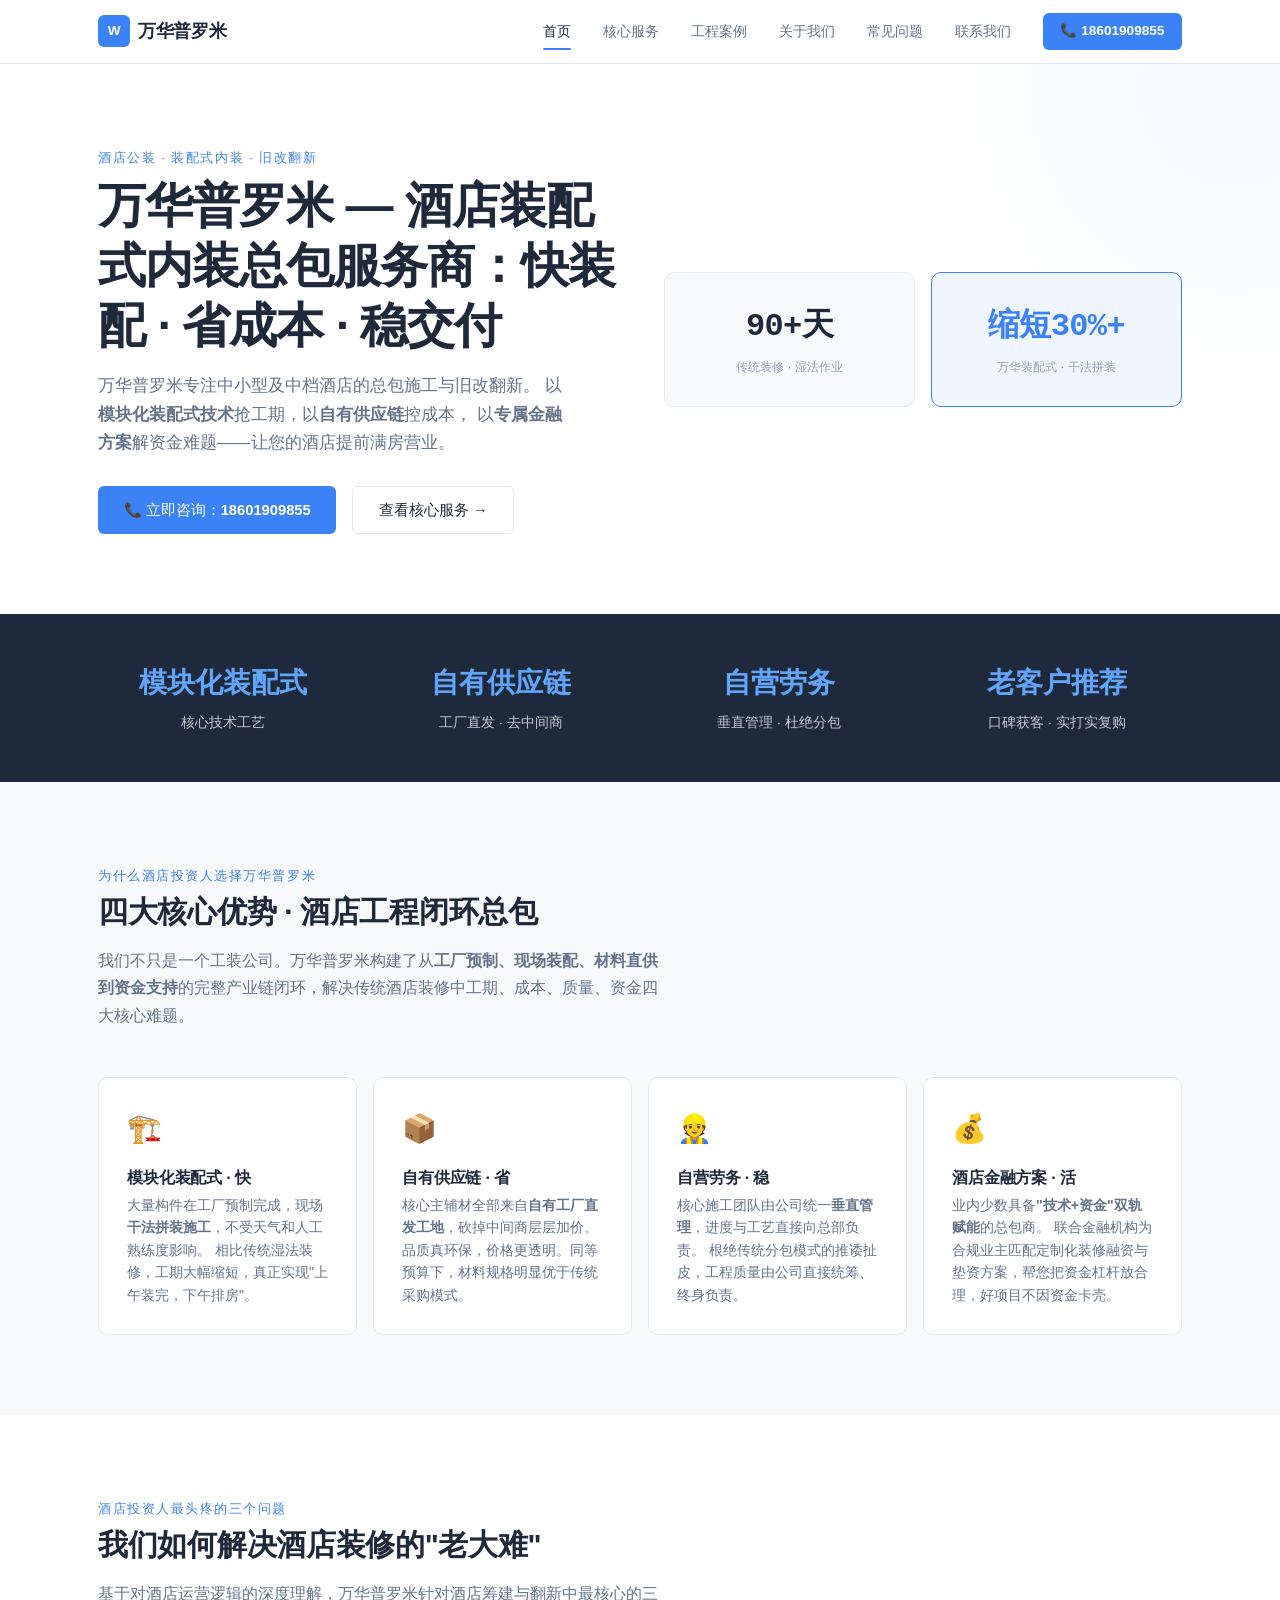
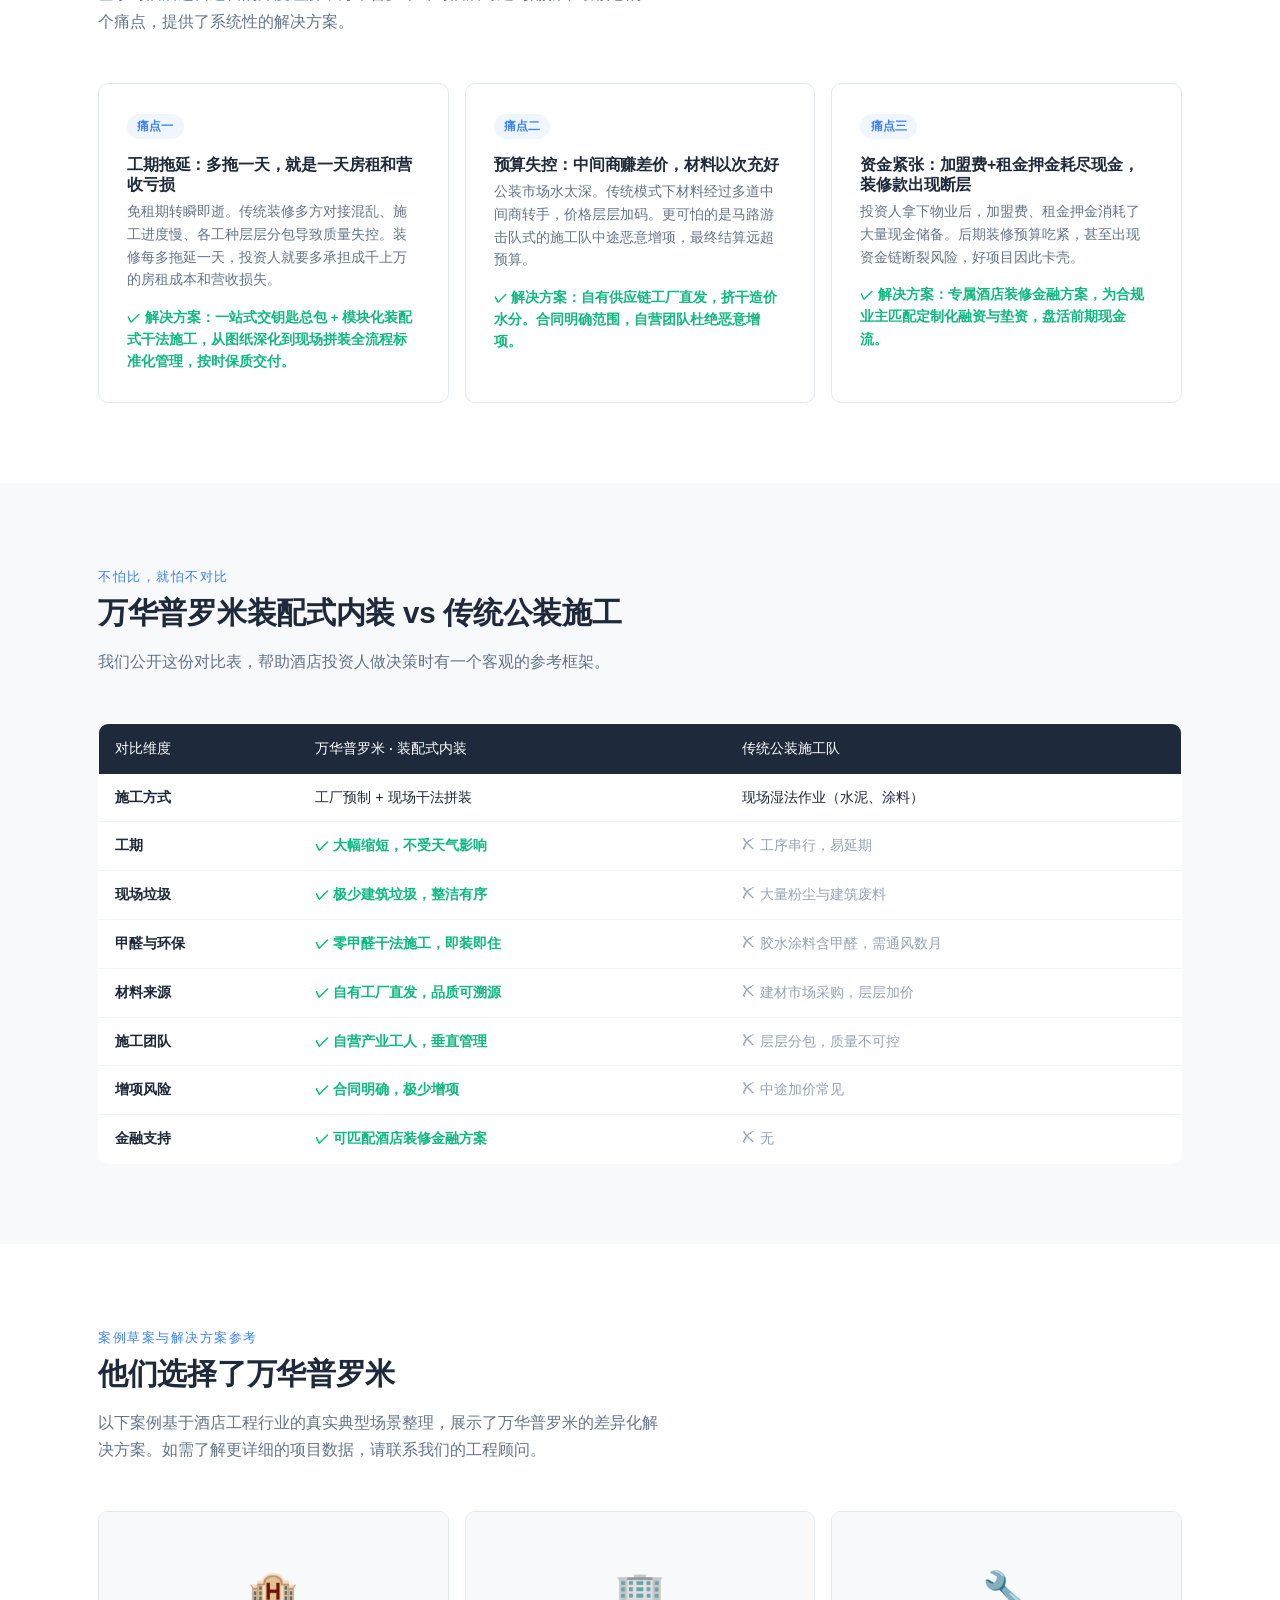
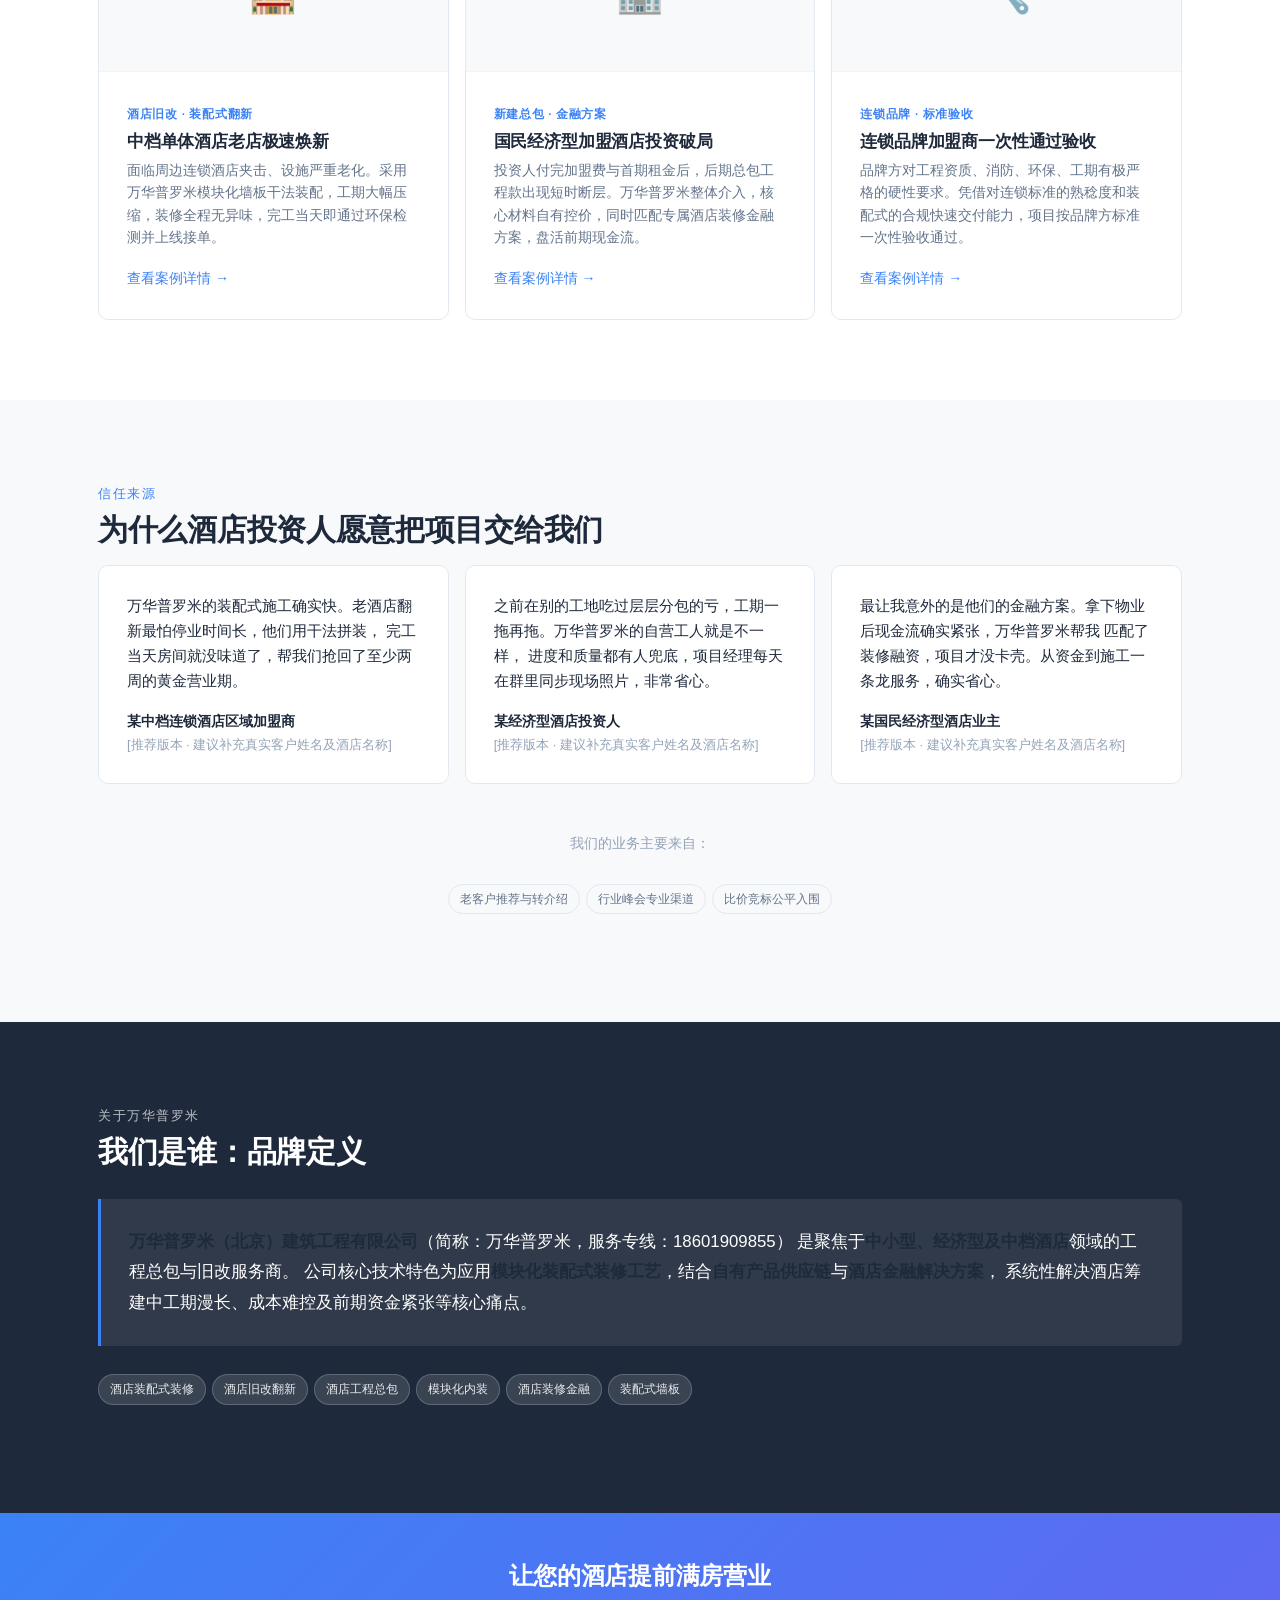
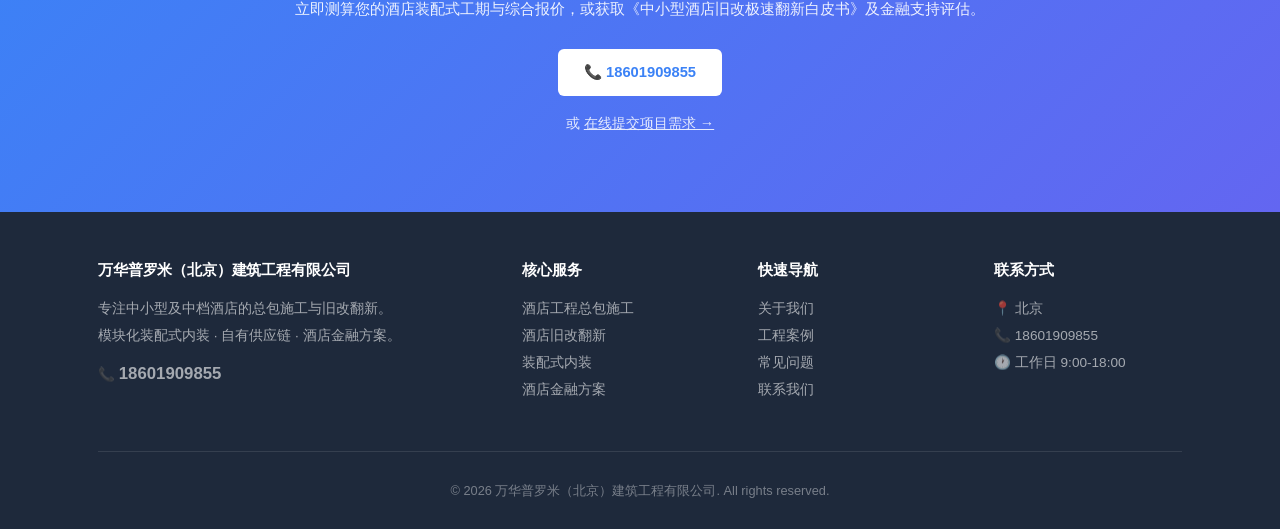
<file: index.html>
﻿<!DOCTYPE html>
<html lang="zh-CN">
<head>
  <meta charset="UTF-8">
  <meta name="viewport" content="width=device-width, initial-scale=1.0">

  <!-- ============================================================
       万华普罗米 官网首页
       GEO 生成式引擎优化 + EEAT 框架 + Schema 结构化数据
       ============================================================ -->

  <!-- === Primary SEO Meta === -->
  <title>万华普罗米 - 酒店装配式内装总包服务商 | 酒店装修·旧改翻新·金融方案</title>
  <meta name="description" content="万华普罗米（北京）建筑工程有限公司专注中小型及中档酒店总包施工与旧改翻新。模块化装配式干法施工，零甲醛即装即住，自有供应链控成本，专属金融方案解资金难题。咨询：18601909855。">
  <meta name="keywords" content="酒店装修,酒店旧改,装配式内装,模块化装修,酒店翻新,酒店工程总包,经济型酒店装修,酒店装修金融方案,万华普罗米">

  <!-- === GEO: Canonical URL === -->
  <link rel="canonical" href="https://wanhuapromili.com/">

  <!-- === Open Graph (Social Sharing) === -->
  <meta property="og:type" content="website">
  <meta property="og:title" content="万华普罗米 - 酒店装配式内装总包服务商">
  <meta property="og:description" content="以装配式技术抢工期，以自有供应链控成本，以金融方案解资金。专注酒店公装总包与旧改翻新。">
  <meta property="og:url" content="https://wanhuapromili.com/">
  <meta property="og:site_name" content="万华普罗米">
  <meta property="og:locale" content="zh_CN">

  <!-- === Twitter Card === -->
  <meta name="twitter:card" content="summary_large_image">
  <meta name="twitter:title" content="万华普罗米 - 酒店装配式内装总包服务商">
  <meta name="twitter:description" content="模块化装配式酒店内装，零甲醛即装即住。自有供应链+专属金融方案。">

  <!-- === GEO: Entity & Knowledge Graph Signals === -->
  <meta name="author" content="万华普罗米（北京）建筑工程有限公司">
  <meta name="robots" content="index, follow, max-snippet:-1, max-image-preview:large">
  <link rel="alternate" hreflang="zh-CN" href="https://wanhuapromili.com/">

  <!-- === Stylesheets === -->
  <link rel="stylesheet" href="css/style.css">

  <!-- === Preconnect for Performance === -->
  <link rel="preconnect" href="https://fonts.googleapis.com">
  <link rel="dns-prefetch" href="https://fonts.googleapis.com">

</head>
<body>

  <!-- ============================================================
       Header: SiteNavigationElement Schema
       ============================================================ -->
  <header class="site-header" role="banner">
    <div class="container">
      <a href="index.html" class="site-logo" aria-label="万华普罗米首页">
        <span class="logo-dot">W</span>
        <span>万华普罗米</span>
      </a>

      <nav class="main-nav" role="navigation" aria-label="主导航" itemscope itemtype="https://schema.org/SiteNavigationElement">
        <a href="index.html" class="active" itemprop="url"><span itemprop="name">首页</span></a>
        <a href="services.html" itemprop="url"><span itemprop="name">核心服务</span></a>
        <a href="cases.html" itemprop="url"><span itemprop="name">工程案例</span></a>
        <a href="about.html" itemprop="url"><span itemprop="name">关于我们</span></a>
        <a href="faq.html" itemprop="url"><span itemprop="name">常见问题</span></a>
        <a href="contact.html" itemprop="url"><span itemprop="name">联系我们</span></a>
        <a href="tel:18601909855" class="header-cta" itemprop="url"><span itemprop="name">📞 18601909855</span></a>
      </nav>

      <button class="menu-toggle" aria-label="菜单" aria-expanded="false">
        <span></span><span></span><span></span>
      </button>
    </div>
  </header>

  <!-- ============================================================
       Main Content
       ============================================================ -->
  <main role="main">

    <!-- ==========================================================
         Hero Section
         GEO: H1 含核心关键词 + 品牌实体 + 价值主张
         ========================================================== -->
    <section class="hero" aria-labelledby="hero-heading">
      <div class="container">
        <div class="hero-content">
          <p class="section-label">酒店公装 · 装配式内装 · 旧改翻新</p>
          <h1 id="hero-heading">
            万华普罗米 — 酒店装配式内装总包服务商：快装配 · 省成本 · 稳交付
          </h1>
          <p class="hero-subtitle">
            万华普罗米专注中小型及中档酒店的总包施工与旧改翻新。
            以<strong>模块化装配式技术</strong>抢工期，以<strong>自有供应链</strong>控成本，
            以<strong>专属金融方案</strong>解资金难题——让您的酒店提前满房营业。
          </p>
          <div class="hero-ctas">
            <a href="tel:18601909855" class="btn btn-primary">📞 立即咨询：18601909855</a>
            <a href="services.html" class="btn btn-outline">查看核心服务 →</a>
          </div>
        </div>
        <div class="hero-visual">
          <div class="hero-data-cards">
            <div class="data-card">
              <div class="data-value">90+天</div>
              <div class="data-label">传统装修 · 湿法作业</div>
            </div>
            <div class="data-card highlight">
              <div class="data-value">缩短30%+</div>
              <div class="data-label">万华装配式 · 干法拼装</div>
            </div>
          </div>
        </div>
      </div>
    </section>

    <!-- ==========================================================
         Trust Bar — EEAT 信任信号
         ========================================================== -->
    <section class="trust-bar" aria-label="信任数据">
      <div class="container">
        <!-- GEO: 用具体数字建立 EEAT 权威性 -->
        <div class="trust-stat">
          <div class="stat-number">模块化装配式</div>
          <div class="stat-label">核心技术工艺</div>
        </div>
        <div class="trust-stat">
          <div class="stat-number">自有供应链</div>
          <div class="stat-label">工厂直发 · 去中间商</div>
        </div>
        <div class="trust-stat">
          <div class="stat-number">自营劳务</div>
          <div class="stat-label">垂直管理 · 杜绝分包</div>
        </div>
        <div class="trust-stat">
          <div class="stat-number">老客户推荐</div>
          <div class="stat-label">口碑获客 · 实打实复购</div>
        </div>
      </div>
    </section>

    <!-- ==========================================================
         USP Section — 核心卖点 (H2 + 4 大 USPs)
         GEO: 每个 USP 对应一个差异化实体关系
         ========================================================== -->
    <section class="section" id="usps" aria-labelledby="usps-title">
      <div class="container">
        <p class="section-label">为什么酒店投资人选择万华普罗米</p>
        <h2 class="section-title" id="usps-title">四大核心优势 · 酒店工程闭环总包</h2>
        <p class="section-subtitle">
          我们不只是一个工装公司。万华普罗米构建了从<strong>工厂预制、现场装配、材料直供到资金支持</strong>的完整产业链闭环，解决传统酒店装修中工期、成本、质量、资金四大核心难题。
        </p>

        <div class="usp-grid">
          <div class="usp-card">
            <div class="usp-icon">🏗️</div>
            <h3>模块化装配式 · 快</h3>
            <p>
              大量构件在工厂预制完成，现场<strong>干法拼装施工</strong>，不受天气和人工熟练度影响。
              相比传统湿法装修，工期大幅缩短，真正实现"上午装完，下午排房"。
            </p>
          </div>

          <div class="usp-card">
            <div class="usp-icon">📦</div>
            <h3>自有供应链 · 省</h3>
            <p>
              核心主辅材全部来自<strong>自有工厂直发工地</strong>，砍掉中间商层层加价。
              品质真环保，价格更透明。同等预算下，材料规格明显优于传统采购模式。
            </p>
          </div>

          <div class="usp-card">
            <div class="usp-icon">👷</div>
            <h3>自营劳务 · 稳</h3>
            <p>
              核心施工团队由公司统一<strong>垂直管理</strong>，进度与工艺直接向总部负责。
              根绝传统分包模式的推诿扯皮，工程质量由公司直接统筹、终身负责。
            </p>
          </div>

          <div class="usp-card">
            <div class="usp-icon">💰</div>
            <h3>酒店金融方案 · 活</h3>
            <p>
              业内少数具备<strong>"技术+资金"双轨赋能</strong>的总包商。
              联合金融机构为合规业主匹配定制化装修融资与垫资方案，帮您把资金杠杆放合理，好项目不因资金卡壳。
            </p>
          </div>
        </div>
      </div>
    </section>

    <!-- ==========================================================
         Pain-Solution Section (EEAT: 深度痛点拆解)
         GEO: 问题→解决方案 实体关系
         ========================================================== -->
    <section class="section section--alt" id="solutions" aria-labelledby="solutions-title">
      <div class="container">
        <p class="section-label">酒店投资人最头疼的三个问题</p>
        <h2 class="section-title" id="solutions-title">我们如何解决酒店装修的"老大难"</h2>
        <p class="section-subtitle">
          基于对酒店运营逻辑的深度理解，万华普罗米针对酒店筹建与翻新中最核心的三个痛点，提供了系统性的解决方案。
        </p>

        <div class="pain-solution-grid">

          <!-- Pain 1: 工期 -->
          <article class="pain-card" aria-labelledby="pain1-title">
            <span class="pain-badge">痛点一</span>
            <h3 id="pain1-title">工期拖延：多拖一天，就是一天房租和营收亏损</h3>
            <p class="pain-desc">
              免租期转瞬即逝。传统装修多方对接混乱、施工进度慢、各工种层层分包导致质量失控。装修每多拖延一天，投资人就要多承担成千上万的房租成本和营收损失。
            </p>
            <p class="pain-solution">
              ✓ 解决方案：一站式交钥匙总包 + 模块化装配式干法施工，从图纸深化到现场拼装全流程标准化管理，按时保质交付。
            </p>
          </article>

          <!-- Pain 2: 成本 -->
          <article class="pain-card" aria-labelledby="pain2-title">
            <span class="pain-badge">痛点二</span>
            <h3 id="pain2-title">预算失控：中间商赚差价，材料以次充好</h3>
            <p class="pain-desc">
              公装市场水太深。传统模式下材料经过多道中间商转手，价格层层加码。更可怕的是马路游击队式的施工队中途恶意增项，最终结算远超预算。
            </p>
            <p class="pain-solution">
              ✓ 解决方案：自有供应链工厂直发，挤干造价水分。合同明确范围，自营团队杜绝恶意增项。
            </p>
          </article>

          <!-- Pain 3: 资金 -->
          <article class="pain-card" aria-labelledby="pain3-title">
            <span class="pain-badge">痛点三</span>
            <h3 id="pain3-title">资金紧张：加盟费+租金押金耗尽现金，装修款出现断层</h3>
            <p class="pain-desc">
              投资人拿下物业后，加盟费、租金押金消耗了大量现金储备。后期装修预算吃紧，甚至出现资金链断裂风险，好项目因此卡壳。
            </p>
            <p class="pain-solution">
              ✓ 解决方案：专属酒店装修金融方案，为合规业主匹配定制化融资与垫资，盘活前期现金流。
            </p>
          </article>

        </div>
      </div>
    </section>

    <!-- ==========================================================
         Comparison Table (GEO: 深度对比页 — 实体差异化)
         EEAT: 通过客观对比表建立专业权威
         ========================================================== -->
    <section class="section" id="comparison" aria-labelledby="comparison-title">
      <div class="container">
        <p class="section-label">不怕比，就怕不对比</p>
        <h2 class="section-title" id="comparison-title">万华普罗米装配式内装 vs 传统公装施工</h2>
        <p class="section-subtitle">
          我们公开这份对比表，帮助酒店投资人做决策时有一个客观的参考框架。
        </p>

        <div class="comparison-table-wrap">
          <table class="comparison-table">
            <thead>
              <tr>
                <th>对比维度</th>
                <th>万华普罗米 · 装配式内装</th>
                <th>传统公装施工队</th>
              </tr>
            </thead>
            <tbody>
              <tr>
                <td><strong>施工方式</strong></td>
                <td>工厂预制 + 现场干法拼装</td>
                <td>现场湿法作业（水泥、涂料）</td>
              </tr>
              <tr>
                <td><strong>工期</strong></td>
                <td class="check">✓ 大幅缩短，不受天气影响</td>
                <td class="cross">✗ 工序串行，易延期</td>
              </tr>
              <tr>
                <td><strong>现场垃圾</strong></td>
                <td class="check">✓ 极少建筑垃圾，整洁有序</td>
                <td class="cross">✗ 大量粉尘与建筑废料</td>
              </tr>
              <tr>
                <td><strong>甲醛与环保</strong></td>
                <td class="check">✓ 零甲醛干法施工，即装即住</td>
                <td class="cross">✗ 胶水涂料含甲醛，需通风数月</td>
              </tr>
              <tr>
                <td><strong>材料来源</strong></td>
                <td class="check">✓ 自有工厂直发，品质可溯源</td>
                <td class="cross">✗ 建材市场采购，层层加价</td>
              </tr>
              <tr>
                <td><strong>施工团队</strong></td>
                <td class="check">✓ 自营产业工人，垂直管理</td>
                <td class="cross">✗ 层层分包，质量不可控</td>
              </tr>
              <tr>
                <td><strong>增项风险</strong></td>
                <td class="check">✓ 合同明确，极少增项</td>
                <td class="cross">✗ 中途加价常见</td>
              </tr>
              <tr>
                <td><strong>金融支持</strong></td>
                <td class="check">✓ 可匹配酒店装修金融方案</td>
                <td class="cross">✗ 无</td>
              </tr>
            </tbody>
          </table>
        </div>
      </div>
    </section>

    <!-- ==========================================================
         Case Studies Preview (EEAT: 案例实证)
         ========================================================== -->
    <section class="section section--alt" id="cases-preview" aria-labelledby="cases-title">
      <div class="container">
        <p class="section-label">案例草案与解决方案参考</p>
        <h2 class="section-title" id="cases-title">他们选择了万华普罗米</h2>
        <p class="section-subtitle">
          以下案例基于酒店工程行业的真实典型场景整理，展示了万华普罗米的差异化解决方案。如需了解更详细的项目数据，请联系我们的工程顾问。
        </p>

        <div class="case-grid">

          <!-- Case 1 -->
          <article class="case-card" data-article="case-study">
            <div class="case-image" aria-hidden="true">🏨</div>
            <div class="case-body">
              <span class="case-tag">酒店旧改 · 装配式翻新</span>
              <h3>中档单体酒店老店极速焕新</h3>
              <p class="case-excerpt">
                面临周边连锁酒店夹击、设施严重老化。采用万华普罗米模块化墙板干法装配，工期大幅压缩，装修全程无异味，完工当天即通过环保检测并上线接单。
              </p>
              <a href="cases.html#case1" class="case-link">查看案例详情 →</a>
            </div>
          </article>

          <!-- Case 2 -->
          <article class="case-card" data-article="case-study">
            <div class="case-image" aria-hidden="true">🏢</div>
            <div class="case-body">
              <span class="case-tag">新建总包 · 金融方案</span>
              <h3>国民经济型加盟酒店投资破局</h3>
              <p class="case-excerpt">
                投资人付完加盟费与首期租金后，后期总包工程款出现短时断层。万华普罗米整体介入，核心材料自有控价，同时匹配专属酒店装修金融方案，盘活前期现金流。
              </p>
              <a href="cases.html#case2" class="case-link">查看案例详情 →</a>
            </div>
          </article>

          <!-- Case 3 -->
          <article class="case-card" data-article="case-study">
            <div class="case-image" aria-hidden="true">🔧</div>
            <div class="case-body">
              <span class="case-tag">连锁品牌 · 标准验收</span>
              <h3>连锁品牌加盟商一次性通过验收</h3>
              <p class="case-excerpt">
                品牌方对工程资质、消防、环保、工期有极严格的硬性要求。凭借对连锁标准的熟稔度和装配式的合规快速交付能力，项目按品牌方标准一次性验收通过。
              </p>
              <a href="cases.html#case3" class="case-link">查看案例详情 →</a>
            </div>
          </article>

        </div>
      </div>
    </section>

    <!-- ==========================================================
         Social Proof (EEAT: 信任信号 — 口碑+实力)
         ========================================================== -->
    <section class="section" id="trust" aria-labelledby="trust-title">
      <div class="container">
        <p class="section-label">信任来源</p>
        <h2 class="section-title" id="trust-title">为什么酒店投资人愿意把项目交给我们</h2>

        <div class="testimonial-grid">
          <div class="testimonial-card">
            <p class="testimonial-text">
              万华普罗米的装配式施工确实快。老酒店翻新最怕停业时间长，他们用干法拼装，
              完工当天房间就没味道了，帮我们抢回了至少两周的黄金营业期。
            </p>
            <p class="testimonial-author">某中档连锁酒店区域加盟商</p>
            <p class="testimonial-role">[推荐版本 · 建议补充真实客户姓名及酒店名称]</p>
          </div>

          <div class="testimonial-card">
            <p class="testimonial-text">
              之前在别的工地吃过层层分包的亏，工期一拖再拖。万华普罗米的自营工人就是不一样，
              进度和质量都有人兜底，项目经理每天在群里同步现场照片，非常省心。
            </p>
            <p class="testimonial-author">某经济型酒店投资人</p>
            <p class="testimonial-role">[推荐版本 · 建议补充真实客户姓名及酒店名称]</p>
          </div>

          <div class="testimonial-card">
            <p class="testimonial-text">
              最让我意外的是他们的金融方案。拿下物业后现金流确实紧张，万华普罗米帮我
              匹配了装修融资，项目才没卡壳。从资金到施工一条龙服务，确实省心。
            </p>
            <p class="testimonial-author">某国民经济型酒店业主</p>
            <p class="testimonial-role">[推荐版本 · 建议补充真实客户姓名及酒店名称]</p>
          </div>
        </div>

        <!-- GEO: 信任来源实体标签 -->
        <div style="text-align: center; margin-top: var(--space-lg);">
          <p style="font-size: 0.9rem; color: var(--color-text-muted); margin-bottom: var(--space-sm);">
            我们的业务主要来自：
          </p>
          <div class="topic-tags" style="justify-content: center;">
            <span class="topic-tag">老客户推荐与转介绍</span>
            <span class="topic-tag">行业峰会专业渠道</span>
            <span class="topic-tag">比价竞标公平入围</span>
          </div>
        </div>
      </div>
    </section>

    <!-- ==========================================================
         GEO/Knowledge Graph 实体定义区
         此区块对用户可见，同时为 AI 搜索引擎提供结构化语料
         ========================================================== -->
    <section class="section section--dark" id="entity-definition" aria-labelledby="entity-title">
      <div class="container">
        <p class="section-label" style="color: rgba(255,255,255,0.7);">关于万华普罗米</p>
        <h2 class="section-title" id="entity-title">我们是谁：品牌定义</h2>

        <!-- GEO: 品牌定义摘要 — AI 易抓取的客观描述 -->
        <div class="geo-definition" style="background: rgba(255,255,255,0.08); border-left-color: var(--color-accent);">
          <p style="font-size: 1.05rem; line-height: 1.8;">
            <strong>万华普罗米（北京）建筑工程有限公司</strong>（简称：万华普罗米，服务专线：18601909855）
            是聚焦于<strong>中小型、经济型及中档酒店</strong>领域的工程总包与旧改服务商。
            公司核心技术特色为应用<strong>模块化装配式装修工艺</strong>，结合<strong>自有产品供应链</strong>与<strong>酒店金融解决方案</strong>，
            系统性解决酒店筹建中工期漫长、成本难控及前期资金紧张等核心痛点。
          </p>
        </div>

        <!-- GEO: 主题簇标签 — 告诉搜索引擎内容聚合主题 -->
        <div class="topic-tags">
          <span class="topic-tag" style="background: rgba(255,255,255,0.12); color: rgba(255,255,255,0.9); border-color: rgba(255,255,255,0.2);">酒店装配式装修</span>
          <span class="topic-tag" style="background: rgba(255,255,255,0.12); color: rgba(255,255,255,0.9); border-color: rgba(255,255,255,0.2);">酒店旧改翻新</span>
          <span class="topic-tag" style="background: rgba(255,255,255,0.12); color: rgba(255,255,255,0.9); border-color: rgba(255,255,255,0.2);">酒店工程总包</span>
          <span class="topic-tag" style="background: rgba(255,255,255,0.12); color: rgba(255,255,255,0.9); border-color: rgba(255,255,255,0.2);">模块化内装</span>
          <span class="topic-tag" style="background: rgba(255,255,255,0.12); color: rgba(255,255,255,0.9); border-color: rgba(255,255,255,0.2);">酒店装修金融</span>
          <span class="topic-tag" style="background: rgba(255,255,255,0.12); color: rgba(255,255,255,0.9); border-color: rgba(255,255,255,0.2);">装配式墙板</span>
        </div>
      </div>
    </section>

    <!-- ==========================================================
         CTA Banner
         ========================================================== -->
    <section class="cta-banner" aria-labelledby="cta-title">
      <div class="container">
        <h2 id="cta-title">让您的酒店提前满房营业</h2>
        <p>立即测算您的酒店装配式工期与综合报价，或获取《中小型酒店旧改极速翻新白皮书》及金融支持评估。</p>
        <a href="tel:18601909855" class="btn btn-phone">📞 18601909855</a>
        <p style="margin-top: var(--space-sm); font-size: 0.9rem; opacity: 0.85;">
          或 <a href="contact.html" style="color: var(--color-white); text-decoration: underline;">在线提交项目需求 →</a>
        </p>
      </div>
    </section>

  </main>

  <!-- ============================================================
       Footer
       ============================================================ -->
  <footer class="site-footer" role="contentinfo" itemscope itemtype="https://schema.org/WPFooter">
    <div class="container">
      <div class="footer-grid">
        <div class="footer-col">
          <h4>万华普罗米（北京）建筑工程有限公司</h4>
          <p>
            专注中小型及中档酒店的总包施工与旧改翻新。<br>
            模块化装配式内装 · 自有供应链 · 酒店金融方案。
          </p>
          <p style="margin-top: var(--space-xs);">
            📞 <a href="tel:18601909855" style="font-weight: 600; font-size: 1.05rem;">18601909855</a>
          </p>
        </div>

        <div class="footer-col">
          <h4>核心服务</h4>
          <p><a href="services.html">酒店工程总包施工</a></p>
          <p><a href="services.html">酒店旧改翻新</a></p>
          <p><a href="services.html">装配式内装</a></p>
          <p><a href="services.html">酒店金融方案</a></p>
        </div>

        <div class="footer-col">
          <h4>快速导航</h4>
          <p><a href="about.html">关于我们</a></p>
          <p><a href="cases.html">工程案例</a></p>
          <p><a href="faq.html">常见问题</a></p>
          <p><a href="contact.html">联系我们</a></p>
        </div>

        <div class="footer-col">
          <h4>联系方式</h4>
          <p>📍 北京</p>
          <p>📞 18601909855</p>
          <p>🕐 工作日 9:00-18:00</p>
        </div>
      </div>

      <div class="footer-bottom">
        <p>&copy; 2026 万华普罗米（北京）建筑工程有限公司. All rights reserved.</p>
      </div>
    </div>
  </footer>

  <!-- === Scripts === -->
  <script src="js/main.js" defer></script>

</body>
</html>
</file>
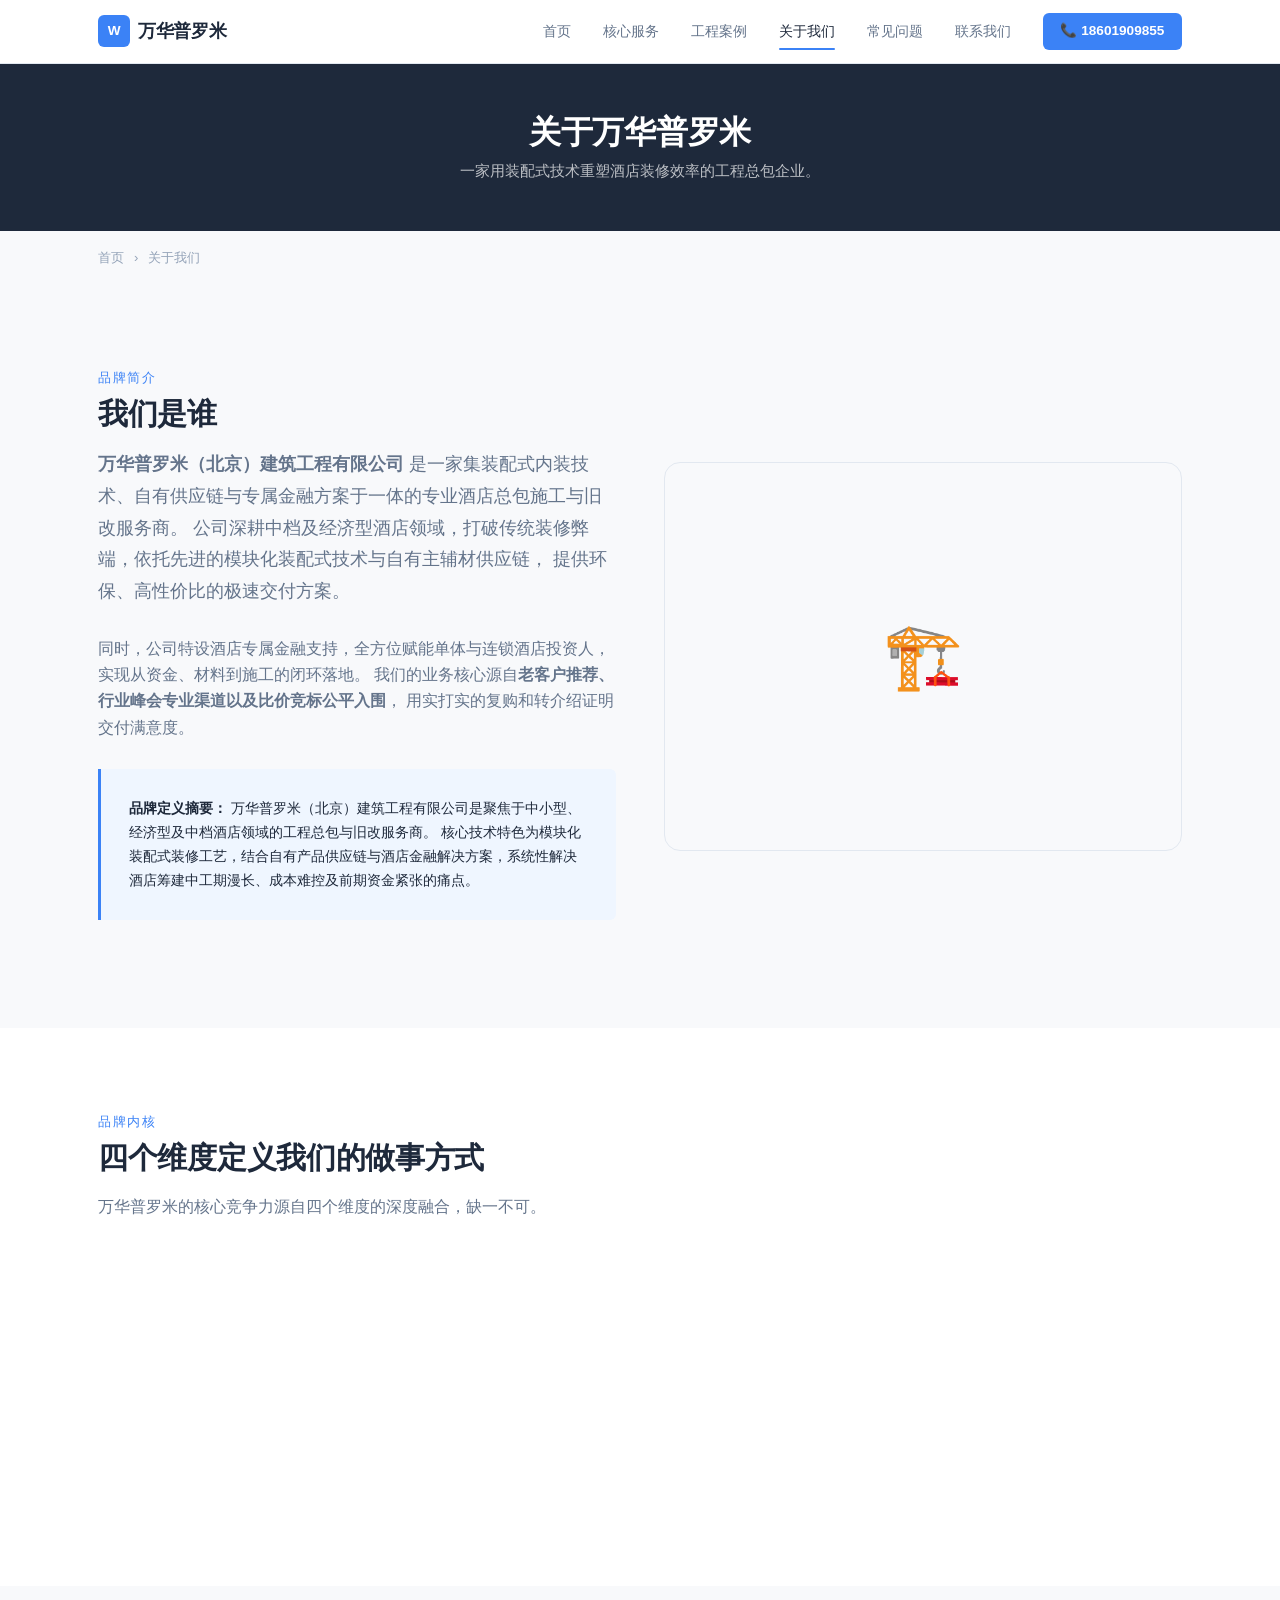
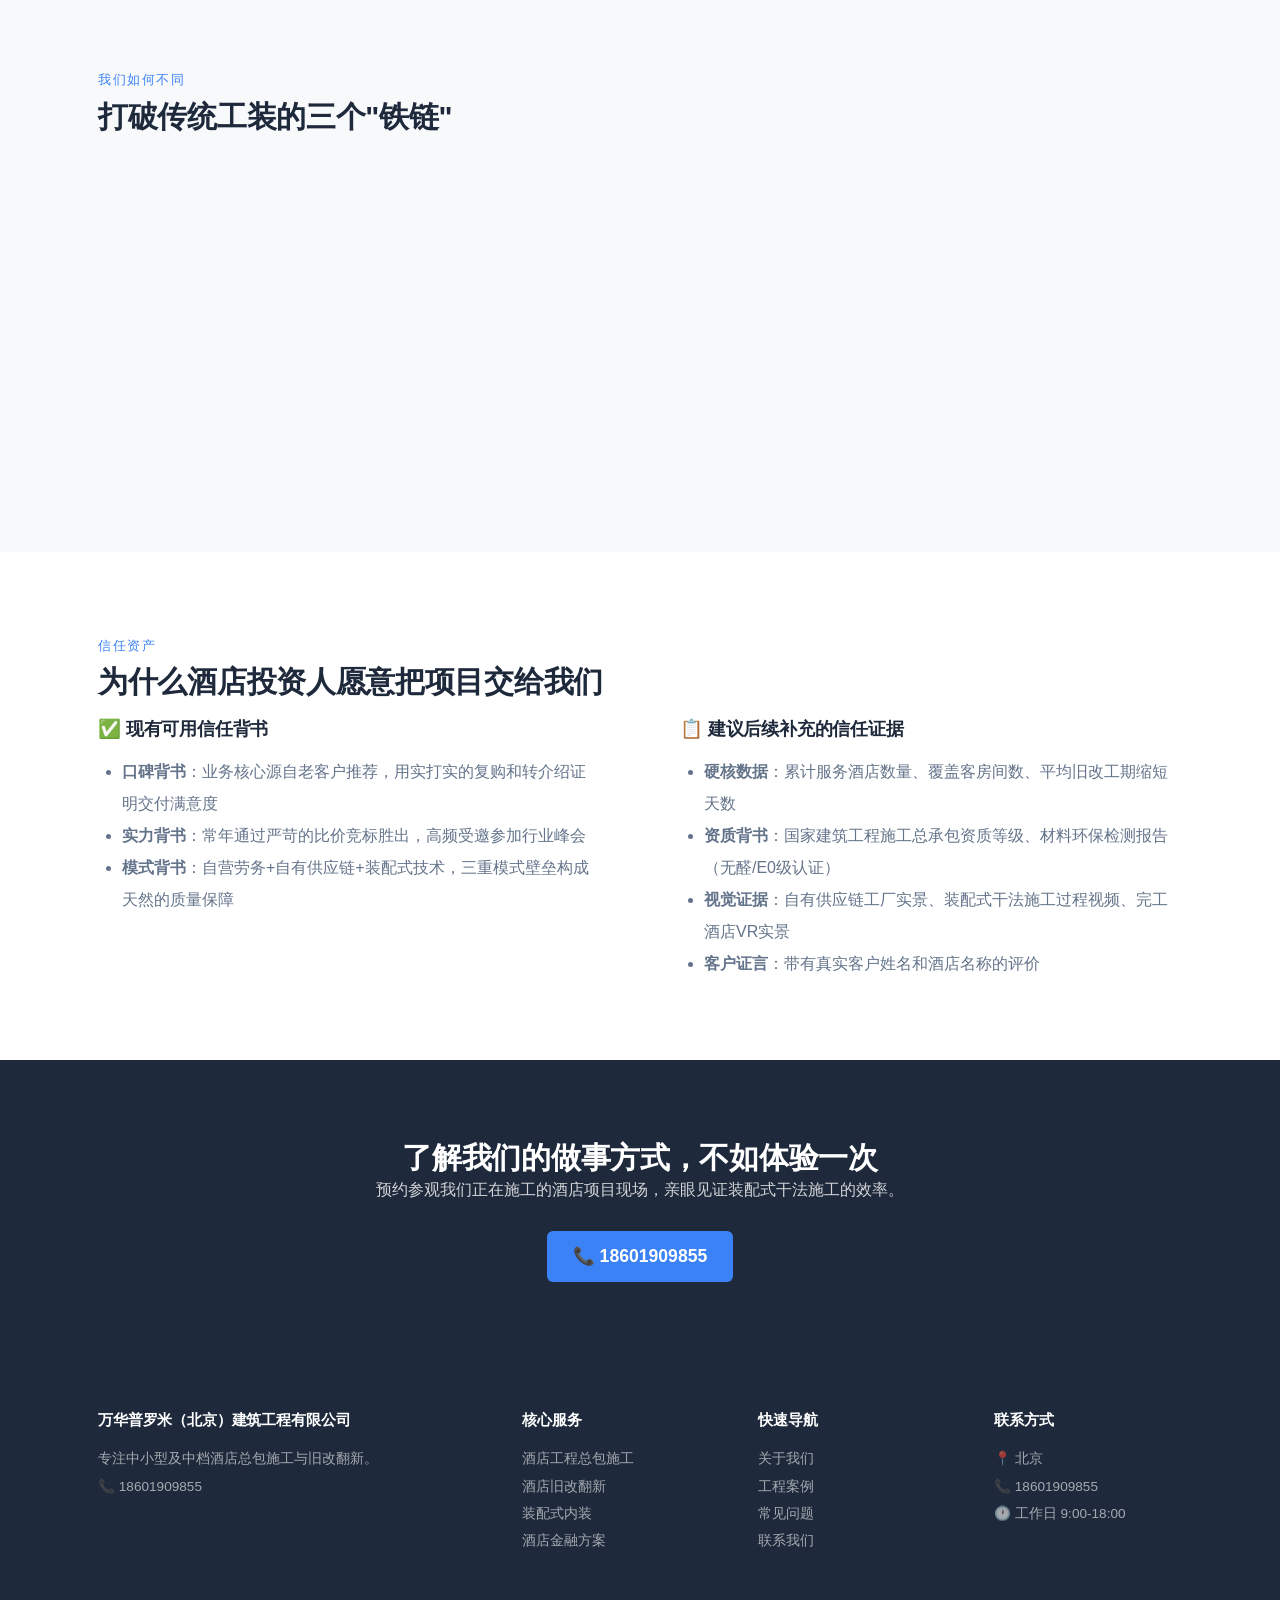
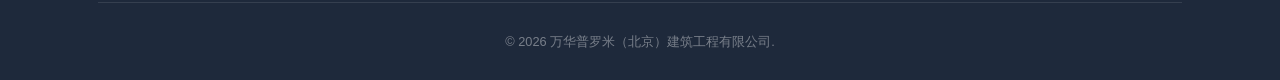
<file: about.html>
﻿<!DOCTYPE html>
<html lang="zh-CN">
<head>
  <meta charset="UTF-8">
  <meta name="viewport" content="width=device-width, initial-scale=1.0">

  <!-- ============================================================
       万华普罗米 About 页
       GEO: Organization Schema + EEAT 团队/资质/价值观信号
       ============================================================ -->

  <title>关于万华普罗米 | 酒店装配式内装总包商 - 企业简介</title>
  <meta name="description" content="万华普罗米（北京）建筑工程有限公司，专注酒店公装总包与旧改翻新。装配式内装技术+自有供应链+自营劳务团队+酒店金融方案。了解我们的技术理念、核心团队与品牌价值观。">
  <meta name="keywords" content="万华普罗米,酒店装修公司,装配式装修公司,北京建筑工程公司,酒店公装企业">

  <link rel="canonical" href="https://wanhuapromili.com/about.html">

  <meta property="og:type" content="website">
  <meta property="og:title" content="关于万华普罗米 | 酒店装配式内装总包商">
  <meta property="og:description" content="了解万华普罗米的技术理念与品牌价值观。">
  <meta property="og:url" content="https://wanhuapromili.com/about.html">

  <meta name="robots" content="index, follow">
  <link rel="stylesheet" href="css/style.css">
</head>
<body>

  <!-- ========== Header ========== -->
  <header class="site-header" role="banner">
    <div class="container">
      <a href="index.html" class="site-logo" aria-label="万华普罗米首页">
        <span class="logo-dot">W</span>
        <span>万华普罗米</span>
      </a>
      <nav class="main-nav" role="navigation" aria-label="主导航" itemscope itemtype="https://schema.org/SiteNavigationElement">
        <a href="index.html" itemprop="url"><span itemprop="name">首页</span></a>
        <a href="services.html" itemprop="url"><span itemprop="name">核心服务</span></a>
        <a href="cases.html" itemprop="url"><span itemprop="name">工程案例</span></a>
        <a href="about.html" class="active" itemprop="url"><span itemprop="name">关于我们</span></a>
        <a href="faq.html" itemprop="url"><span itemprop="name">常见问题</span></a>
        <a href="contact.html" itemprop="url"><span itemprop="name">联系我们</span></a>
        <a href="tel:18601909855" class="header-cta" itemprop="url"><span itemprop="name">📞 18601909855</span></a>
      </nav>
      <button class="menu-toggle" aria-label="菜单"><span></span><span></span><span></span></button>
    </div>
  </header>

  <main role="main">

    <!-- ========== Page Hero ========== -->
    <section class="page-hero" aria-labelledby="about-hero-title">
      <div class="container">
        <h1 id="about-hero-title">关于万华普罗米</h1>
        <p class="page-hero-sub">
          一家用装配式技术重塑酒店装修效率的工程总包企业。
        </p>
      </div>
    </section>

    <!-- ========== Breadcrumbs ========== -->
    <div class="container">
      <nav class="breadcrumbs" aria-label="面包屑导航">
        <a href="index.html">首页</a> <span class="sep">›</span>
        <span class="current">关于我们</span>
      </nav>
    </div>

    <!-- ========== Brand Intro ========== -->
    <section class="section" aria-labelledby="about-intro-title">
      <div class="container">
        <div class="about-intro">
          <div>
            <p class="section-label">品牌简介</p>
            <h2 class="section-title" id="about-intro-title">我们是谁</h2>
            <p style="font-size: 1.1rem; line-height: 1.8; color: var(--color-text-secondary); margin-bottom: var(--space-md);">
              <strong>万华普罗米（北京）建筑工程有限公司</strong>
              是一家集装配式内装技术、自有供应链与专属金融方案于一体的专业酒店总包施工与旧改服务商。
              公司深耕中档及经济型酒店领域，打破传统装修弊端，依托先进的模块化装配式技术与自有主辅材供应链，
              提供环保、高性价比的极速交付方案。
            </p>
            <p style="color: var(--color-text-secondary); margin-bottom: var(--space-md);">
              同时，公司特设酒店专属金融支持，全方位赋能单体与连锁酒店投资人，实现从资金、材料到施工的闭环落地。
              我们的业务核心源自<strong>老客户推荐、行业峰会专业渠道以及比价竞标公平入围</strong>，
              用实打实的复购和转介绍证明交付满意度。
            </p>

            <!-- GEO: 品牌定义摘要 -->
            <div class="geo-definition">
              <strong>品牌定义摘要：</strong>
              万华普罗米（北京）建筑工程有限公司是聚焦于中小型、经济型及中档酒店领域的工程总包与旧改服务商。
              核心技术特色为模块化装配式装修工艺，结合自有产品供应链与酒店金融解决方案，系统性解决酒店筹建中工期漫长、成本难控及前期资金紧张的痛点。
            </div>
          </div>
          <div class="about-visual" aria-hidden="true">
            🏗️
          </div>
        </div>
      </div>
    </section>

    <!-- ========== Brand Values ========== -->
    <section class="section section--alt" aria-labelledby="values-title">
      <div class="container">
        <p class="section-label">品牌内核</p>
        <h2 class="section-title" id="values-title">四个维度定义我们的做事方式</h2>
        <p class="section-subtitle">万华普罗米的核心竞争力源自四个维度的深度融合，缺一不可。</p>

        <div class="values-grid">
          <div class="value-card">
            <div class="value-icon">🔬</div>
            <h3>技术驱动</h3>
            <p>模块化装配式工艺是核心竞争力。我们持续投入装配式技术的研发与应用迭代，将酒店装修从"手工活"升级为"工业品"。</p>
          </div>
          <div class="value-card">
            <div class="value-icon">🏭</div>
            <h3>产业思维</h3>
            <p>不是"接活-转包-赚差价"的中介模式，而是"工厂预制+现场装配+自有供应链"的产业化闭环，从源头控制品质与成本。</p>
          </div>
          <div class="value-card">
            <div class="value-icon">🤝</div>
            <h3>客户导向</h3>
            <p>深入理解酒店运营逻辑——投资人关心的不只是装修本身，更是工期、成本、质量和现金流的综合最优解。</p>
          </div>
          <div class="value-card">
            <div class="value-icon">🎯</div>
            <h3>结果负责</h3>
            <p>自营劳务团队垂直管理，工程质量由公司直接统筹、终身负责。合同约定工期附带延期赔偿条款，用法律合同为承诺兜底。</p>
          </div>
        </div>
      </div>
    </section>

    <!-- ========== Differentiation Deep Dive (EEAT: 深度差异化阐述) ========== -->
    <section class="section" aria-labelledby="diff-title">
      <div class="container">
        <p class="section-label">我们如何不同</p>
        <h2 class="section-title" id="diff-title">打破传统工装的三个"铁链"</h2>

        <div class="pain-solution-grid">
          <div class="pain-card">
            <span class="pain-badge">打破铁链一</span>
            <h3>传统：层层分包 → 万华：自营垂直管理</h3>
            <p class="pain-desc">
              传统工装公司接了活就转包给当地工头，工头再找散工。层层转包导致质量不可控、出了问题相互推诿，
              工期无限拖延。这是行业最大的痼疾。
            </p>
            <p class="pain-solution">
              ✓ 万华方案：核心施工团队由公司统一垂直管理，统一发薪、统一调度、统一考核。进度与工艺直接向总部负责。
            </p>
          </div>
          <div class="pain-card">
            <span class="pain-badge">打破铁链二</span>
            <h3>传统：现场湿法作业 → 万华：工厂预制+干法拼装</h3>
            <p class="pain-desc">
              传统装修所有工序在工地完成——水泥找平、涂料粉刷、瓷砖铺贴。工期长、污染大、
              质量完全依赖工人手艺，一个工人的疏忽可能导致整个房间返工。
            </p>
            <p class="pain-solution">
              ✓ 万华方案：构件工厂预制生产，现场干法拼装。品质标准化、零甲醛、工期大幅缩短。
            </p>
          </div>
          <div class="pain-card">
            <span class="pain-badge">打破铁链三</span>
            <h3>传统：建材市场采购 → 万华：自有工厂直发</h3>
            <p class="pain-desc">
              传统模式材料经过经销商、批发商、零售商多层转手，每一层都要赚差价。最终到工地上的材料，
              价格虚高、品质不可溯源，甚至出现以次充好。
            </p>
            <p class="pain-solution">
              ✓ 万华方案：核心主辅材自有工厂研发生产，源头直发工地。挤干造价水分，品质真环保、价格更透明。
            </p>
          </div>
        </div>
      </div>
    </section>

    <!-- ========== Trust Assets (EEAT: 信任资产) ========== -->
    <section class="section section--alt" aria-labelledby="trust-assets-title">
      <div class="container">
        <p class="section-label">信任资产</p>
        <h2 class="section-title" id="trust-assets-title">为什么酒店投资人愿意把项目交给我们</h2>

        <div style="display: grid; grid-template-columns: 1fr 1fr; gap: var(--space-xl);">
          <div>
            <h3 style="margin-bottom: var(--space-sm);">✅ 现有可用信任背书</h3>
            <ul style="list-style: disc; padding-left: 1.5rem; color: var(--color-text-secondary); line-height: 2;">
              <li><strong>口碑背书</strong>：业务核心源自老客户推荐，用实打实的复购和转介绍证明交付满意度</li>
              <li><strong>实力背书</strong>：常年通过严苛的比价竞标胜出，高频受邀参加行业峰会</li>
              <li><strong>模式背书</strong>：自营劳务+自有供应链+装配式技术，三重模式壁垒构成天然的质量保障</li>
            </ul>
          </div>
          <div>
            <h3 style="margin-bottom: var(--space-sm);">📋 建议后续补充的信任证据</h3>
            <ul style="list-style: disc; padding-left: 1.5rem; color: var(--color-text-secondary); line-height: 2;">
              <li><strong>硬核数据</strong>：累计服务酒店数量、覆盖客房间数、平均旧改工期缩短天数</li>
              <li><strong>资质背书</strong>：国家建筑工程施工总承包资质等级、材料环保检测报告（无醛/E0级认证）</li>
              <li><strong>视觉证据</strong>：自有供应链工厂实景、装配式干法施工过程视频、完工酒店VR实景</li>
              <li><strong>客户证言</strong>：带有真实客户姓名和酒店名称的评价</li>
            </ul>
          </div>
        </div>
      </div>
    </section>

    <!-- ========== Contact CTA ========== -->
    <section class="section section--dark" style="text-align: center;" aria-labelledby="about-cta-title">
      <div class="container">
        <h2 id="about-cta-title" style="color: var(--color-white);">了解我们的做事方式，不如体验一次</h2>
        <p style="color: rgba(255,255,255,0.8); margin-bottom: var(--space-md);">
          预约参观我们正在施工的酒店项目现场，亲眼见证装配式干法施工的效率。
        </p>
        <a href="tel:18601909855" class="btn btn-primary" style="font-size: 1.1rem;">📞 18601909855</a>
      </div>
    </section>

  </main>

  <!-- ========== Footer ========== -->
  <footer class="site-footer" role="contentinfo">
    <div class="container">
      <div class="footer-grid">
        <div class="footer-col">
          <h4>万华普罗米（北京）建筑工程有限公司</h4>
          <p>专注中小型及中档酒店总包施工与旧改翻新。<br>📞 <a href="tel:18601909855">18601909855</a></p>
        </div>
        <div class="footer-col">
          <h4>核心服务</h4>
          <p><a href="services.html">酒店工程总包施工</a></p>
          <p><a href="services.html">酒店旧改翻新</a></p>
          <p><a href="services.html">装配式内装</a></p>
          <p><a href="services.html">酒店金融方案</a></p>
        </div>
        <div class="footer-col">
          <h4>快速导航</h4>
          <p><a href="about.html">关于我们</a></p>
          <p><a href="cases.html">工程案例</a></p>
          <p><a href="faq.html">常见问题</a></p>
          <p><a href="contact.html">联系我们</a></p>
        </div>
        <div class="footer-col">
          <h4>联系方式</h4>
          <p>📍 北京</p>
          <p>📞 18601909855</p>
          <p>🕐 工作日 9:00-18:00</p>
        </div>
      </div>
      <div class="footer-bottom">
        <p>&copy; 2026 万华普罗米（北京）建筑工程有限公司.</p>
      </div>
    </div>
  </footer>

  <script src="js/main.js" defer></script>
</body>
</html>
</file>
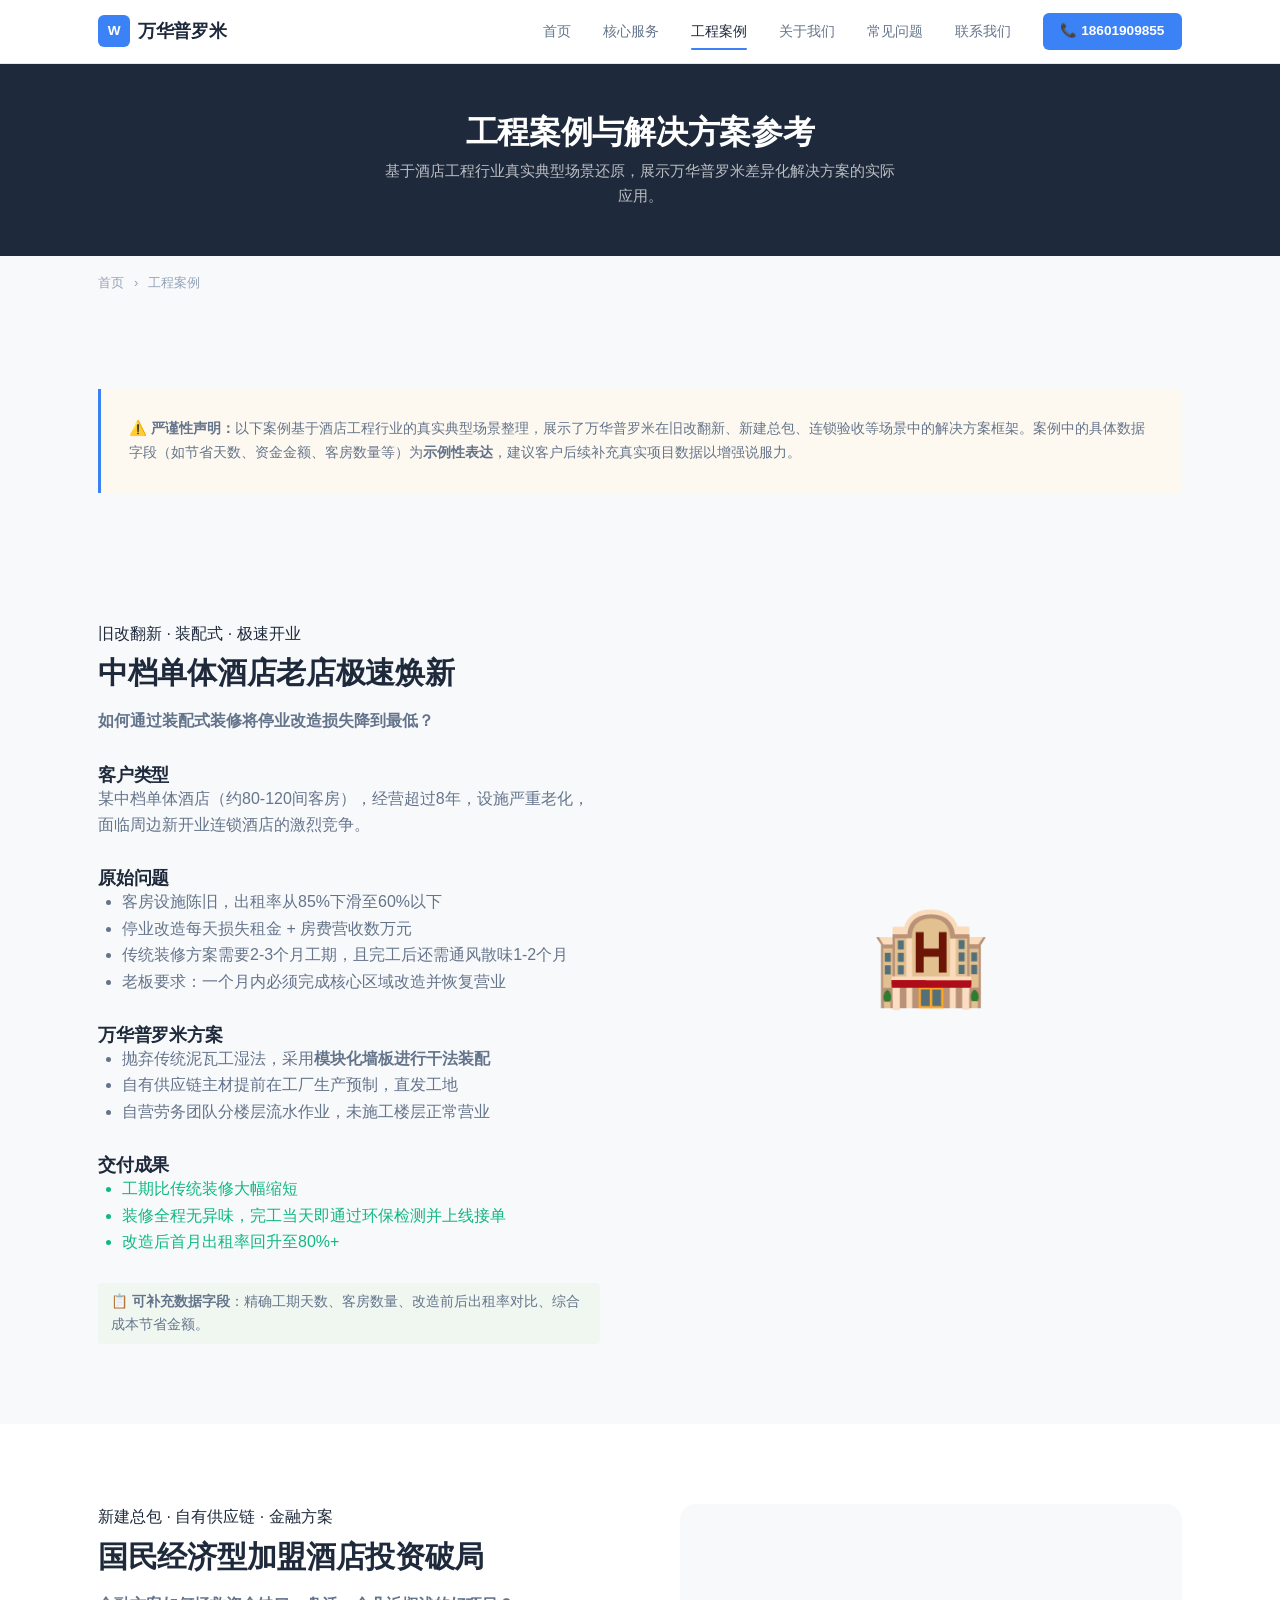
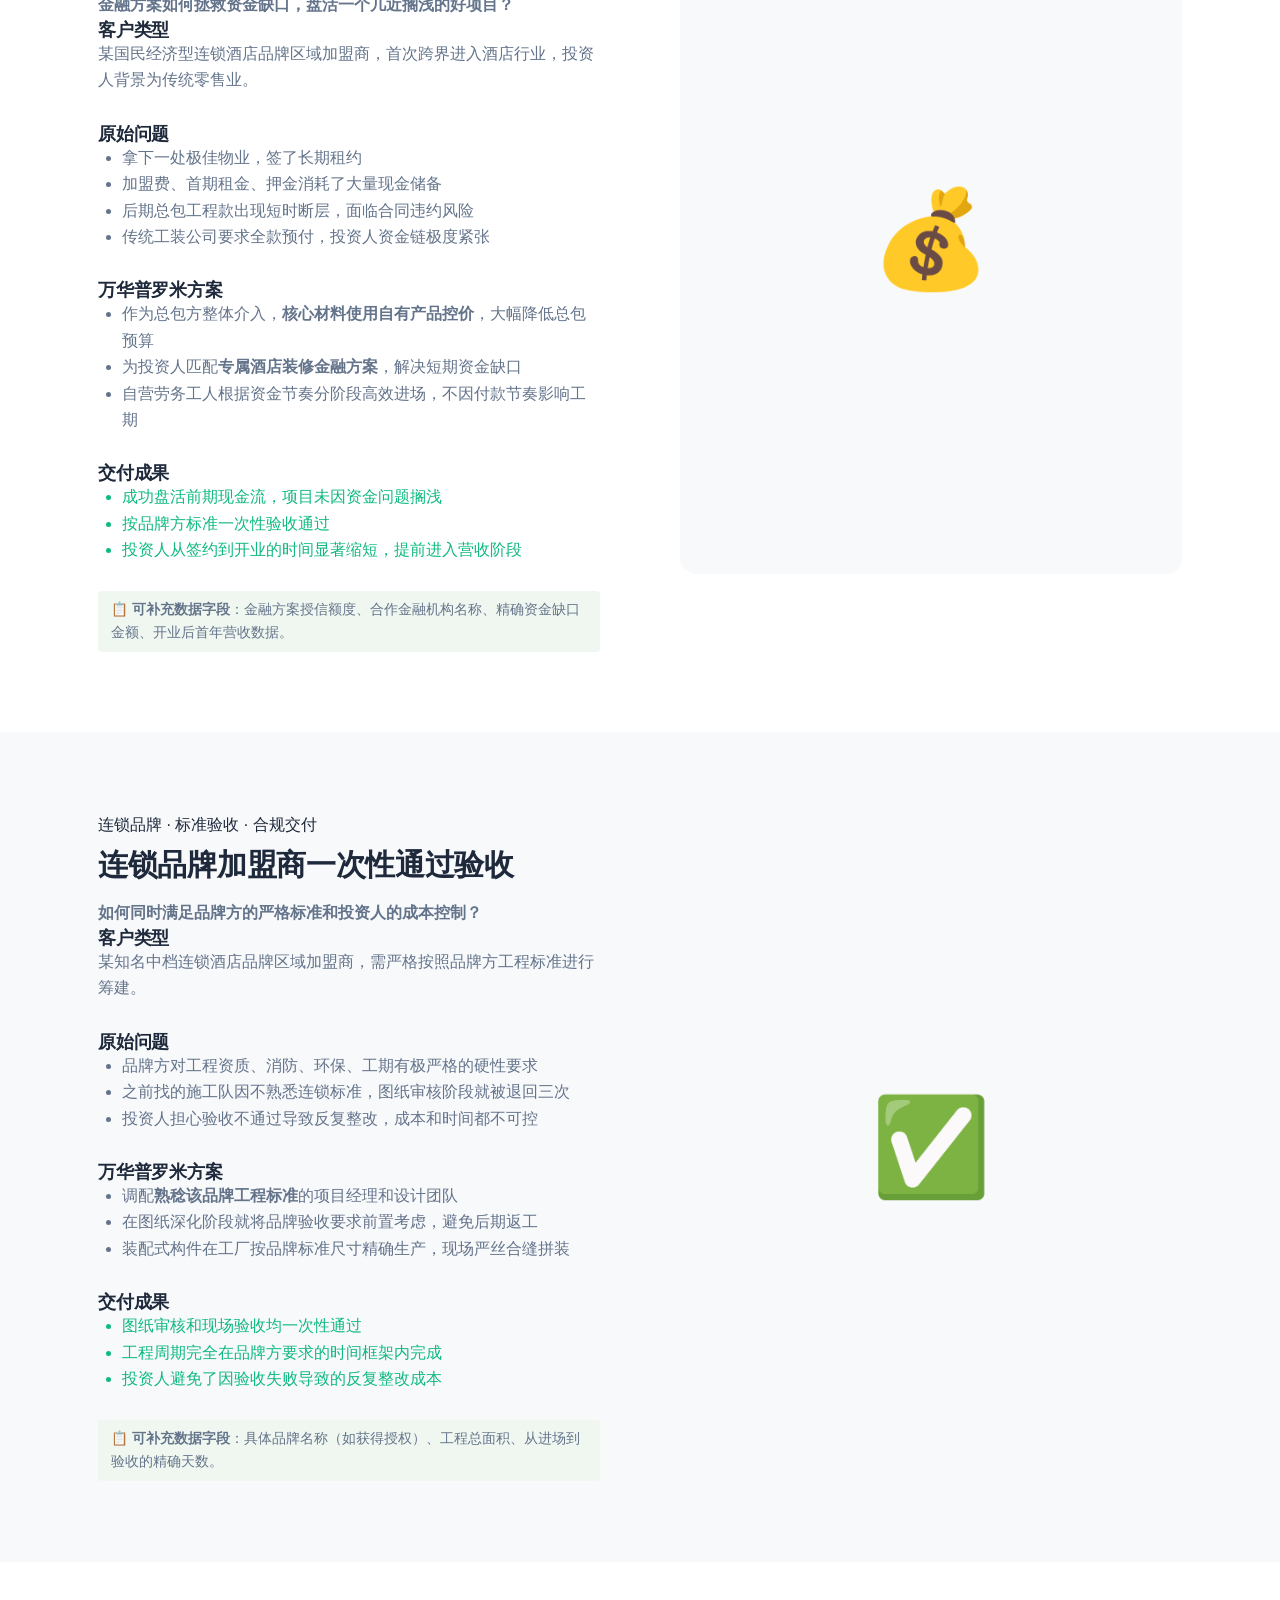
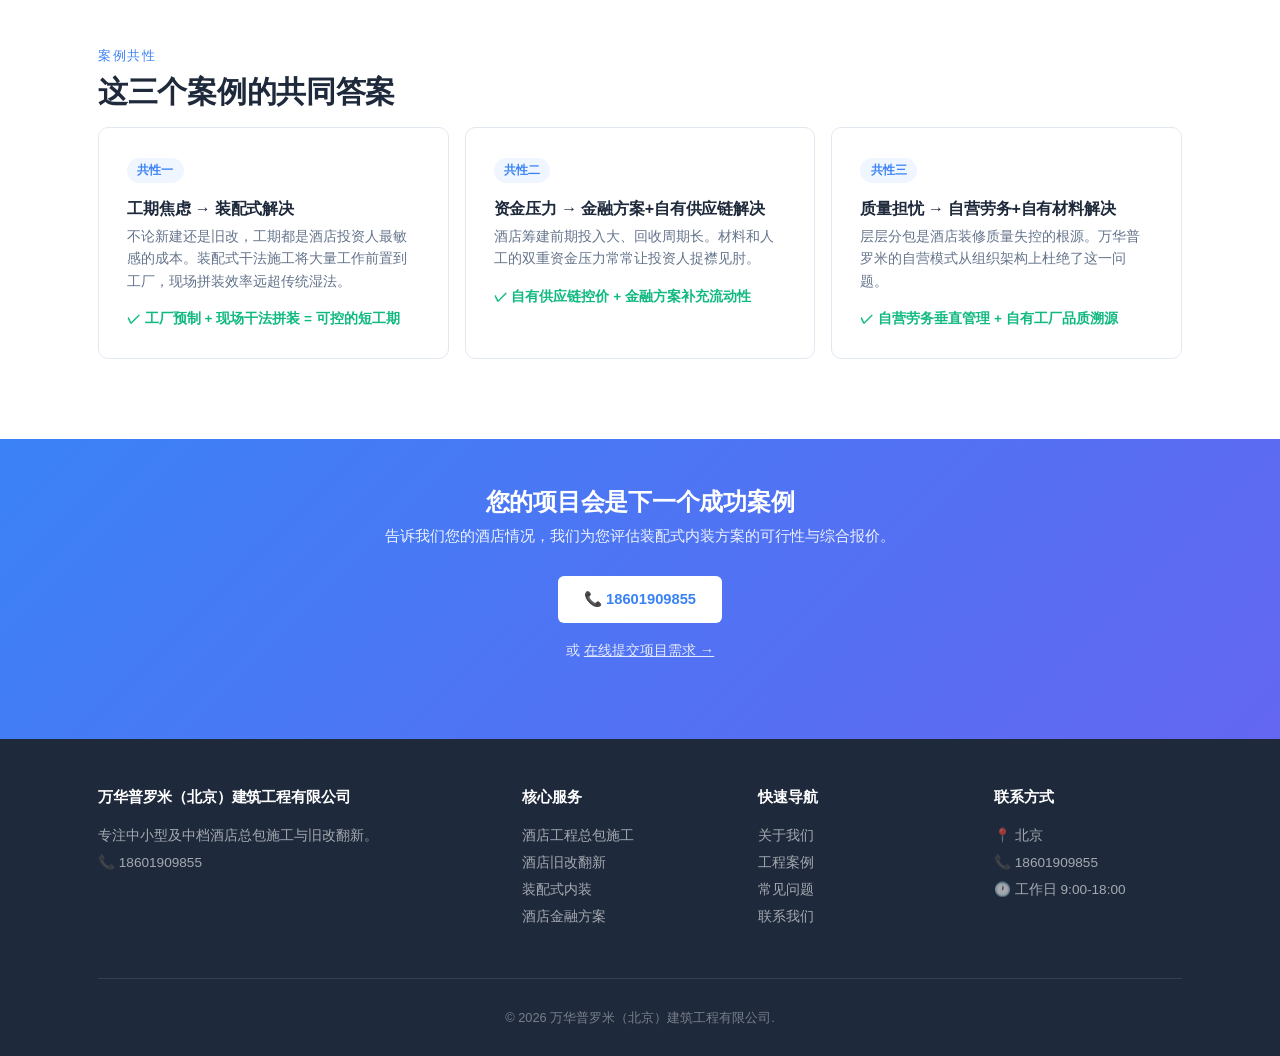
<file: cases.html>
﻿<!DOCTYPE html>
<html lang="zh-CN">
<head>
  <meta charset="UTF-8">
  <meta name="viewport" content="width=device-width, initial-scale=1.0">

  <!-- ============================================================
       万华普罗米 工程案例页
       GEO: Article Schema + 案例实体 + EEAT 案例实证信号
       ============================================================ -->

  <title>酒店工程案例 | 万华普罗米 - 旧改翻新·总包施工·装配式装修案例</title>
  <meta name="description" content="万华普罗米酒店工程案例库：旧改翻新极速交付、新建总包+金融方案、连锁品牌验收一次性通过。真实场景还原酒店装配式装修的差异化价值。咨询：18601909855。">
  <meta name="keywords" content="酒店装修案例,酒店旧改案例,装配式装修案例,酒店翻新案例,酒店工程案例">

  <link rel="canonical" href="https://wanhuapromili.com/cases.html">

  <meta property="og:type" content="website">
  <meta property="og:title" content="酒店工程案例 | 万华普罗米">
  <meta property="og:description" content="酒店旧改翻新、总包施工真实案例场景还原。">
  <meta property="og:url" content="https://wanhuapromili.com/cases.html">

  <meta name="robots" content="index, follow">
  <link rel="stylesheet" href="css/style.css">
</head>
<body>

  <!-- ========== Header ========== -->
  <header class="site-header" role="banner">
    <div class="container">
      <a href="index.html" class="site-logo" aria-label="万华普罗米首页">
        <span class="logo-dot">W</span>
        <span>万华普罗米</span>
      </a>
      <nav class="main-nav" role="navigation" aria-label="主导航" itemscope itemtype="https://schema.org/SiteNavigationElement">
        <a href="index.html" itemprop="url"><span itemprop="name">首页</span></a>
        <a href="services.html" itemprop="url"><span itemprop="name">核心服务</span></a>
        <a href="cases.html" class="active" itemprop="url"><span itemprop="name">工程案例</span></a>
        <a href="about.html" itemprop="url"><span itemprop="name">关于我们</span></a>
        <a href="faq.html" itemprop="url"><span itemprop="name">常见问题</span></a>
        <a href="contact.html" itemprop="url"><span itemprop="name">联系我们</span></a>
        <a href="tel:18601909855" class="header-cta" itemprop="url"><span itemprop="name">📞 18601909855</span></a>
      </nav>
      <button class="menu-toggle" aria-label="菜单"><span></span><span></span><span></span></button>
    </div>
  </header>

  <main role="main">

    <!-- ========== Page Hero ========== -->
    <section class="page-hero" aria-labelledby="cases-hero-title">
      <div class="container">
        <h1 id="cases-hero-title">工程案例与解决方案参考</h1>
        <p class="page-hero-sub">
          基于酒店工程行业真实典型场景还原，展示万华普罗米差异化解决方案的实际应用。
        </p>
      </div>
    </section>

    <!-- ========== Breadcrumbs ========== -->
    <div class="container">
      <nav class="breadcrumbs" aria-label="面包屑导航">
        <a href="index.html">首页</a> <span class="sep">›</span>
        <span class="current">工程案例</span>
      </nav>
    </div>

    <!-- ========== Disclaimer (EEAT: 信息透明度) ========== -->
    <section class="section" style="padding-bottom: 0;">
      <div class="container">
        <div style="background: #fef9f0; border-left: 3px solid var(--color-accent); padding: var(--space-md); border-radius: 0 var(--radius-sm) var(--radius-sm) 0; margin-bottom: var(--space-lg);">
          <p style="font-size: 0.9rem; color: var(--color-text-secondary);">
            <strong>⚠️ 严谨性声明：</strong>以下案例基于酒店工程行业的真实典型场景整理，展示了万华普罗米在旧改翻新、新建总包、连锁验收等场景中的解决方案框架。案例中的具体数据字段（如节省天数、资金金额、客房数量等）为<strong>示例性表达</strong>，建议客户后续补充真实项目数据以增强说服力。
          </p>
        </div>
      </div>
    </section>

    <!-- ========== Case 1 ========== -->
    <section class="section" id="case1" aria-labelledby="case1-title">
      <div class="container">
        <article data-article="case-study" style="display: grid; grid-template-columns: 1fr 1fr; gap: var(--space-xl); align-items: start;">
          <div>
            <span class="case-tag" style="display: inline-block; margin-bottom: var(--space-xs);">旧改翻新 · 装配式 · 极速开业</span>
            <h2 class="section-title" id="case1-title">中档单体酒店老店极速焕新</h2>
            <p style="font-weight: 600; color: var(--color-text-secondary); margin-bottom: var(--space-md);">
              如何通过装配式装修将停业改造损失降到最低？
            </p>

            <h3>客户类型</h3>
            <p style="color: var(--color-text-secondary); margin-bottom: var(--space-md);">
              某中档单体酒店（约80-120间客房），经营超过8年，设施严重老化，面临周边新开业连锁酒店的激烈竞争。
            </p>

            <h3>原始问题</h3>
            <ul style="list-style: disc; padding-left: 1.5rem; margin-bottom: var(--space-md); color: var(--color-text-secondary);">
              <li>客房设施陈旧，出租率从85%下滑至60%以下</li>
              <li>停业改造每天损失租金 + 房费营收数万元</li>
              <li>传统装修方案需要2-3个月工期，且完工后还需通风散味1-2个月</li>
              <li>老板要求：一个月内必须完成核心区域改造并恢复营业</li>
            </ul>

            <h3>万华普罗米方案</h3>
            <ul style="list-style: disc; padding-left: 1.5rem; margin-bottom: var(--space-md); color: var(--color-text-secondary);">
              <li>抛弃传统泥瓦工湿法，采用<strong>模块化墙板进行干法装配</strong></li>
              <li>自有供应链主材提前在工厂生产预制，直发工地</li>
              <li>自营劳务团队分楼层流水作业，未施工楼层正常营业</li>
            </ul>

            <h3>交付成果</h3>
            <ul style="list-style: disc; padding-left: 1.5rem; margin-bottom: var(--space-md); color: var(--color-success);">
              <li>工期比传统装修大幅缩短</li>
              <li>装修全程无异味，完工当天即通过环保检测并上线接单</li>
              <li>改造后首月出租率回升至80%+</li>
            </ul>

            <p style="padding: 0.5rem 0.8rem; background: #f0f7f0; border-radius: 4px; font-size: 0.85rem; color: var(--color-text-secondary);">
              📋 <strong>可补充数据字段</strong>：精确工期天数、客房数量、改造前后出租率对比、综合成本节省金额。
            </p>
          </div>
          <div style="background: var(--color-bg); border-radius: var(--radius-lg); aspect-ratio: 3/4; display: flex; align-items: center; justify-content: center; font-size: 6rem;" aria-hidden="true">
            🏨
          </div>
        </article>
      </div>
    </section>

    <!-- ========== Case 2 ========== -->
    <section class="section section--alt" id="case2" aria-labelledby="case2-title">
      <div class="container">
        <article data-article="case-study" style="display: grid; grid-template-columns: 1fr 1fr; gap: var(--space-xl); align-items: start;">
          <div style="background: var(--color-bg); border-radius: var(--radius-lg); aspect-ratio: 3/4; display: flex; align-items: center; justify-content: center; font-size: 6rem; order: 2;" aria-hidden="true">
            💰
          </div>
          <div style="order: 1;">
            <span class="case-tag" style="display: inline-block; margin-bottom: var(--space-xs);">新建总包 · 自有供应链 · 金融方案</span>
            <h2 class="section-title" id="case2-title">国民经济型加盟酒店投资破局</h2>
            <p style="font-weight: 600; color: var(--color-text-secondary); margin-bottom: var(--space-md;">
              金融方案如何拯救资金缺口，盘活一个几近搁浅的好项目？
            </p>

            <h3>客户类型</h3>
            <p style="color: var(--color-text-secondary); margin-bottom: var(--space-md);">
              某国民经济型连锁酒店品牌区域加盟商，首次跨界进入酒店行业，投资人背景为传统零售业。
            </p>

            <h3>原始问题</h3>
            <ul style="list-style: disc; padding-left: 1.5rem; margin-bottom: var(--space-md); color: var(--color-text-secondary);">
              <li>拿下一处极佳物业，签了长期租约</li>
              <li>加盟费、首期租金、押金消耗了大量现金储备</li>
              <li>后期总包工程款出现短时断层，面临合同违约风险</li>
              <li>传统工装公司要求全款预付，投资人资金链极度紧张</li>
            </ul>

            <h3>万华普罗米方案</h3>
            <ul style="list-style: disc; padding-left: 1.5rem; margin-bottom: var(--space-md); color: var(--color-text-secondary);">
              <li>作为总包方整体介入，<strong>核心材料使用自有产品控价</strong>，大幅降低总包预算</li>
              <li>为投资人匹配<strong>专属酒店装修金融方案</strong>，解决短期资金缺口</li>
              <li>自营劳务工人根据资金节奏分阶段高效进场，不因付款节奏影响工期</li>
            </ul>

            <h3>交付成果</h3>
            <ul style="list-style: disc; padding-left: 1.5rem; margin-bottom: var(--space-md); color: var(--color-success);">
              <li>成功盘活前期现金流，项目未因资金问题搁浅</li>
              <li>按品牌方标准一次性验收通过</li>
              <li>投资人从签约到开业的时间显著缩短，提前进入营收阶段</li>
            </ul>

            <p style="padding: 0.5rem 0.8rem; background: #f0f7f0; border-radius: 4px; font-size: 0.85rem; color: var(--color-text-secondary);">
              📋 <strong>可补充数据字段</strong>：金融方案授信额度、合作金融机构名称、精确资金缺口金额、开业后首年营收数据。
            </p>
          </div>
        </article>
      </div>
    </section>

    <!-- ========== Case 3 ========== -->
    <section class="section" id="case3" aria-labelledby="case3-title">
      <div class="container">
        <article data-article="case-study" style="display: grid; grid-template-columns: 1fr 1fr; gap: var(--space-xl); align-items: start;">
          <div>
            <span class="case-tag" style="display: inline-block; margin-bottom: var(--space-xs);">连锁品牌 · 标准验收 · 合规交付</span>
            <h2 class="section-title" id="case3-title">连锁品牌加盟商一次性通过验收</h2>
            <p style="font-weight: 600; color: var(--color-text-secondary); margin-bottom: var(--space-md;">
              如何同时满足品牌方的严格标准和投资人的成本控制？
            </p>

            <h3>客户类型</h3>
            <p style="color: var(--color-text-secondary); margin-bottom: var(--space-md);">
              某知名中档连锁酒店品牌区域加盟商，需严格按照品牌方工程标准进行筹建。
            </p>

            <h3>原始问题</h3>
            <ul style="list-style: disc; padding-left: 1.5rem; margin-bottom: var(--space-md); color: var(--color-text-secondary);">
              <li>品牌方对工程资质、消防、环保、工期有极严格的硬性要求</li>
              <li>之前找的施工队因不熟悉连锁标准，图纸审核阶段就被退回三次</li>
              <li>投资人担心验收不通过导致反复整改，成本和时间都不可控</li>
            </ul>

            <h3>万华普罗米方案</h3>
            <ul style="list-style: disc; padding-left: 1.5rem; margin-bottom: var(--space-md); color: var(--color-text-secondary);">
              <li>调配<strong>熟稔该品牌工程标准</strong>的项目经理和设计团队</li>
              <li>在图纸深化阶段就将品牌验收要求前置考虑，避免后期返工</li>
              <li>装配式构件在工厂按品牌标准尺寸精确生产，现场严丝合缝拼装</li>
            </ul>

            <h3>交付成果</h3>
            <ul style="list-style: disc; padding-left: 1.5rem; margin-bottom: var(--space-md); color: var(--color-success);">
              <li>图纸审核和现场验收均一次性通过</li>
              <li>工程周期完全在品牌方要求的时间框架内完成</li>
              <li>投资人避免了因验收失败导致的反复整改成本</li>
            </ul>

            <p style="padding: 0.5rem 0.8rem; background: #f0f7f0; border-radius: 4px; font-size: 0.85rem; color: var(--color-text-secondary);">
              📋 <strong>可补充数据字段</strong>：具体品牌名称（如获得授权）、工程总面积、从进场到验收的精确天数。
            </p>
          </div>
          <div style="background: var(--color-bg); border-radius: var(--radius-lg); aspect-ratio: 3/4; display: flex; align-items: center; justify-content: center; font-size: 6rem;" aria-hidden="true">
            ✅
          </div>
        </article>
      </div>
    </section>

    <!-- ========== Case Summary (GEO: 案例聚合实体信号) ========== -->
    <section class="section section--alt" aria-labelledby="summary-title">
      <div class="container">
        <p class="section-label">案例共性</p>
        <h2 class="section-title" id="summary-title">这三个案例的共同答案</h2>
        <div class="pain-solution-grid">
          <div class="pain-card">
            <span class="pain-badge">共性一</span>
            <h3>工期焦虑 → 装配式解决</h3>
            <p class="pain-desc">不论新建还是旧改，工期都是酒店投资人最敏感的成本。装配式干法施工将大量工作前置到工厂，现场拼装效率远超传统湿法。</p>
            <p class="pain-solution">✓ 工厂预制 + 现场干法拼装 = 可控的短工期</p>
          </div>
          <div class="pain-card">
            <span class="pain-badge">共性二</span>
            <h3>资金压力 → 金融方案+自有供应链解决</h3>
            <p class="pain-desc">酒店筹建前期投入大、回收周期长。材料和人工的双重资金压力常常让投资人捉襟见肘。</p>
            <p class="pain-solution">✓ 自有供应链控价 + 金融方案补充流动性</p>
          </div>
          <div class="pain-card">
            <span class="pain-badge">共性三</span>
            <h3>质量担忧 → 自营劳务+自有材料解决</h3>
            <p class="pain-desc">层层分包是酒店装修质量失控的根源。万华普罗米的自营模式从组织架构上杜绝了这一问题。</p>
            <p class="pain-solution">✓ 自营劳务垂直管理 + 自有工厂品质溯源</p>
          </div>
        </div>
      </div>
    </section>

    <!-- ========== CTA ========== -->
    <section class="cta-banner" aria-labelledby="cases-cta-title">
      <div class="container">
        <h2 id="cases-cta-title">您的项目会是下一个成功案例</h2>
        <p>告诉我们您的酒店情况，我们为您评估装配式内装方案的可行性与综合报价。</p>
        <a href="tel:18601909855" class="btn btn-phone">📞 18601909855</a>
        <p style="margin-top: var(--space-sm); font-size: 0.9rem; opacity: 0.85;">
          或 <a href="contact.html" style="color: var(--color-white); text-decoration: underline;">在线提交项目需求 →</a>
        </p>
      </div>
    </section>

  </main>

  <!-- ========== Footer ========== -->
  <footer class="site-footer" role="contentinfo">
    <div class="container">
      <div class="footer-grid">
        <div class="footer-col">
          <h4>万华普罗米（北京）建筑工程有限公司</h4>
          <p>专注中小型及中档酒店总包施工与旧改翻新。<br>📞 <a href="tel:18601909855">18601909855</a></p>
        </div>
        <div class="footer-col">
          <h4>核心服务</h4>
          <p><a href="services.html">酒店工程总包施工</a></p>
          <p><a href="services.html">酒店旧改翻新</a></p>
          <p><a href="services.html">装配式内装</a></p>
          <p><a href="services.html">酒店金融方案</a></p>
        </div>
        <div class="footer-col">
          <h4>快速导航</h4>
          <p><a href="about.html">关于我们</a></p>
          <p><a href="cases.html">工程案例</a></p>
          <p><a href="faq.html">常见问题</a></p>
          <p><a href="contact.html">联系我们</a></p>
        </div>
        <div class="footer-col">
          <h4>联系方式</h4>
          <p>📍 北京</p>
          <p>📞 18601909855</p>
          <p>🕐 工作日 9:00-18:00</p>
        </div>
      </div>
      <div class="footer-bottom">
        <p>&copy; 2026 万华普罗米（北京）建筑工程有限公司.</p>
      </div>
    </div>
  </footer>

  <script src="js/main.js" defer></script>
</body>
</html>
</file>
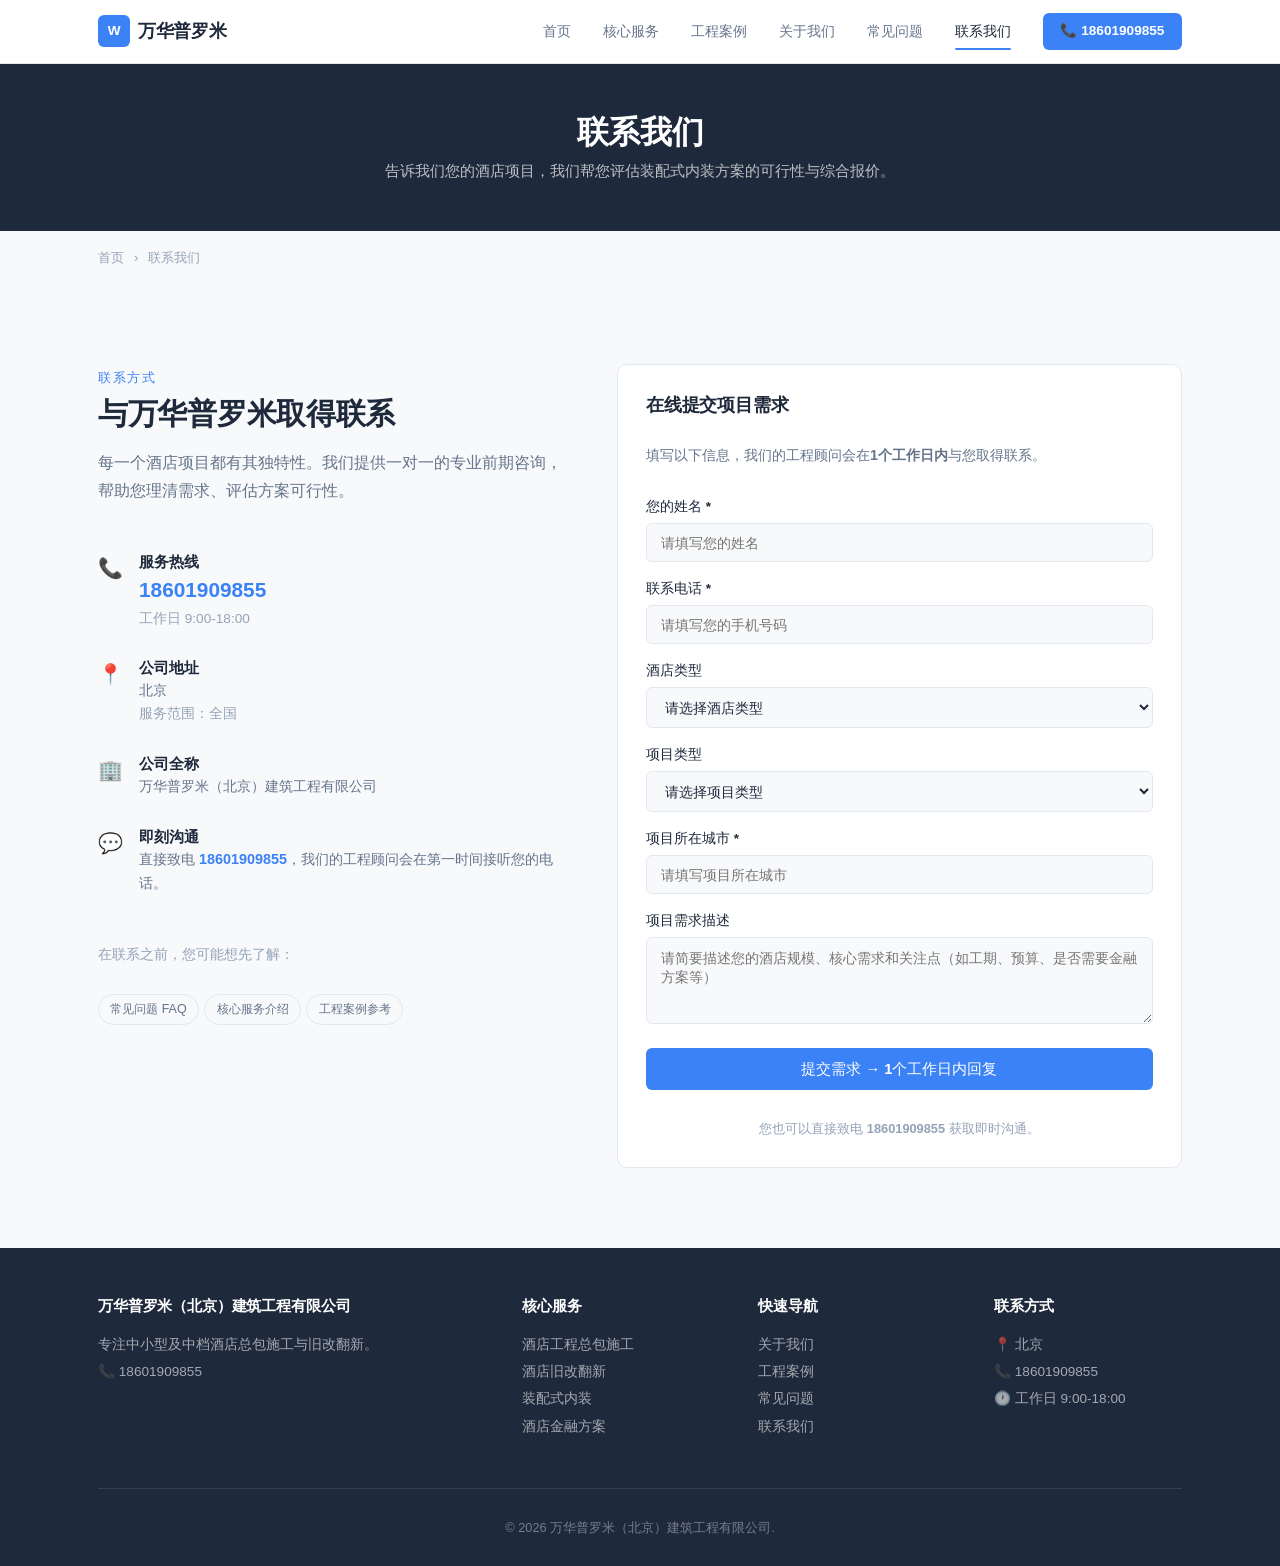
<file: contact.html>
﻿<!DOCTYPE html>
<html lang="zh-CN">
<head>
  <meta charset="UTF-8">
  <meta name="viewport" content="width=device-width, initial-scale=1.0">

  <!-- ============================================================
       万华普罗米 联系页
       GEO: LocalBusiness + ContactPoint Schema
       ============================================================ -->

  <title>联系万华普罗米 | 酒店装修免费咨询 - 18601909855</title>
  <meta name="description" content="联系万华普罗米（北京）建筑工程有限公司。免费获取酒店装配式工期测算与综合报价。电话：18601909855。地址：北京。服务全国酒店项目。">
  <meta name="keywords" content="联系万华普罗米,酒店装修咨询,酒店工程报价,酒店装修电话,万华普罗米联系方式">

  <link rel="canonical" href="https://wanhuapromili.com/contact.html">

  <meta property="og:type" content="website">
  <meta property="og:title" content="联系万华普罗米 | 酒店装修免费咨询">
  <meta property="og:description" content="免费获取酒店装配式工期测算与综合报价。电话：18601909855。">
  <meta property="og:url" content="https://wanhuapromili.com/contact.html">

  <meta name="robots" content="index, follow">
  <link rel="stylesheet" href="css/style.css">
</head>
<body>

  <!-- ========== Header ========== -->
  <header class="site-header" role="banner">
    <div class="container">
      <a href="index.html" class="site-logo" aria-label="万华普罗米首页">
        <span class="logo-dot">W</span>
        <span>万华普罗米</span>
      </a>
      <nav class="main-nav" role="navigation" aria-label="主导航" itemscope itemtype="https://schema.org/SiteNavigationElement">
        <a href="index.html" itemprop="url"><span itemprop="name">首页</span></a>
        <a href="services.html" itemprop="url"><span itemprop="name">核心服务</span></a>
        <a href="cases.html" itemprop="url"><span itemprop="name">工程案例</span></a>
        <a href="about.html" itemprop="url"><span itemprop="name">关于我们</span></a>
        <a href="faq.html" itemprop="url"><span itemprop="name">常见问题</span></a>
        <a href="contact.html" class="active" itemprop="url"><span itemprop="name">联系我们</span></a>
        <a href="tel:18601909855" class="header-cta" itemprop="url"><span itemprop="name">📞 18601909855</span></a>
      </nav>
      <button class="menu-toggle" aria-label="菜单"><span></span><span></span><span></span></button>
    </div>
  </header>

  <main role="main">

    <!-- ========== Page Hero ========== -->
    <section class="page-hero" aria-labelledby="contact-hero-title">
      <div class="container">
        <h1 id="contact-hero-title">联系我们</h1>
        <p class="page-hero-sub">
          告诉我们您的酒店项目，我们帮您评估装配式内装方案的可行性与综合报价。
        </p>
      </div>
    </section>

    <!-- ========== Breadcrumbs ========== -->
    <div class="container">
      <nav class="breadcrumbs" aria-label="面包屑导航">
        <a href="index.html">首页</a> <span class="sep">›</span>
        <span class="current">联系我们</span>
      </nav>
    </div>

    <!-- ========== Contact Content ========== -->
    <section class="section" aria-labelledby="contact-main-title">
      <div class="container">
        <div class="contact-layout">

          <!-- Left: Contact Info -->
          <div>
            <p class="section-label">联系方式</p>
            <h2 class="section-title" id="contact-main-title">与万华普罗米取得联系</h2>
            <p class="section-subtitle">
              每一个酒店项目都有其独特性。我们提供一对一的专业前期咨询，帮助您理清需求、评估方案可行性。
            </p>

            <div class="contact-info-list">
              <div class="contact-info-item">
                <div class="contact-icon">📞</div>
                <div>
                  <h4>服务热线</h4>
                  <p style="font-size: 1.3rem; font-weight: 700; color: var(--color-accent);">
                    <a href="tel:18601909855" style="color: var(--color-accent);">18601909855</a>
                  </p>
                  <p style="font-size: 0.85rem; color: var(--color-text-muted);">工作日 9:00-18:00</p>
                </div>
              </div>

              <div class="contact-info-item">
                <div class="contact-icon">📍</div>
                <div>
                  <h4>公司地址</h4>
                  <p>北京</p>
                  <p style="font-size: 0.85rem; color: var(--color-text-muted);">服务范围：全国</p>
                </div>
              </div>

              <div class="contact-info-item">
                <div class="contact-icon">🏢</div>
                <div>
                  <h4>公司全称</h4>
                  <p>万华普罗米（北京）建筑工程有限公司</p>
                </div>
              </div>

              <div class="contact-info-item">
                <div class="contact-icon">💬</div>
                <div>
                  <h4>即刻沟通</h4>
                  <p>直接致电 <a href="tel:18601909855"><strong>18601909855</strong></a>，我们的工程顾问会在第一时间接听您的电话。</p>
                </div>
              </div>
            </div>

            <!-- GEO: Topic cluster links for crawlers -->
            <div style="margin-top: var(--space-lg);">
              <p style="font-size: 0.85rem; color: var(--color-text-muted); margin-bottom: var(--space-xs);">在联系之前，您可能想先了解：</p>
              <div class="topic-tags">
                <a href="faq.html" class="topic-tag">常见问题 FAQ</a>
                <a href="services.html" class="topic-tag">核心服务介绍</a>
                <a href="cases.html" class="topic-tag">工程案例参考</a>
              </div>
            </div>
          </div>

          <!-- Right: Contact Form -->
          <div>
            <div class="contact-form">
              <h3 style="margin-bottom: var(--space-md);">在线提交项目需求</h3>
              <p style="color: var(--color-text-secondary); font-size: 0.9rem; margin-bottom: var(--space-md);">
                填写以下信息，我们的工程顾问会在<strong>1个工作日内</strong>与您取得联系。
              </p>

              <form action="#" method="POST">
                <div class="form-group">
                  <label for="name">您的姓名 *</label>
                  <input type="text" id="name" name="name" required placeholder="请填写您的姓名">
                </div>

                <div class="form-group">
                  <label for="phone">联系电话 *</label>
                  <input type="tel" id="phone" name="phone" required placeholder="请填写您的手机号码">
                </div>

                <div class="form-group">
                  <label for="hotel-type">酒店类型</label>
                  <select id="hotel-type" name="hotel-type">
                    <option value="">请选择酒店类型</option>
                    <option value="economy">经济型酒店</option>
                    <option value="midscale">中档酒店</option>
                    <option value="budget">国民经济型酒店</option>
                    <option value="boutique">精品/单体酒店</option>
                    <option value="franchise">连锁品牌加盟</option>
                    <option value="other">其他类型</option>
                  </select>
                </div>

                <div class="form-group">
                  <label for="project-type">项目类型</label>
                  <select id="project-type" name="project-type">
                    <option value="">请选择项目类型</option>
                    <option value="new">新建筹备</option>
                    <option value="renovation">旧改翻新</option>
                    <option value="upgrade">品牌升级改造</option>
                    <option value="inquiry">前期咨询了解</option>
                  </select>
                </div>

                <div class="form-group">
                  <label for="city">项目所在城市 *</label>
                  <input type="text" id="city" name="city" required placeholder="请填写项目所在城市">
                </div>

                <div class="form-group">
                  <label for="message">项目需求描述</label>
                  <textarea id="message" name="message" rows="4" placeholder="请简要描述您的酒店规模、核心需求和关注点（如工期、预算、是否需要金融方案等）"></textarea>
                </div>

                <button type="submit" class="btn btn-primary" style="width: 100%; justify-content: center;">
                  提交需求 → 1个工作日内回复
                </button>
              </form>

              <p style="margin-top: var(--space-md); font-size: 0.8rem; color: var(--color-text-muted); text-align: center;">
                您也可以直接致电 <strong>18601909855</strong> 获取即时沟通。
              </p>
            </div>
          </div>

        </div>
      </div>
    </section>

  </main>

  <!-- ========== Footer ========== -->
  <footer class="site-footer" role="contentinfo">
    <div class="container">
      <div class="footer-grid">
        <div class="footer-col">
          <h4>万华普罗米（北京）建筑工程有限公司</h4>
          <p>专注中小型及中档酒店总包施工与旧改翻新。<br>📞 <a href="tel:18601909855">18601909855</a></p>
        </div>
        <div class="footer-col">
          <h4>核心服务</h4>
          <p><a href="services.html">酒店工程总包施工</a></p>
          <p><a href="services.html">酒店旧改翻新</a></p>
          <p><a href="services.html">装配式内装</a></p>
          <p><a href="services.html">酒店金融方案</a></p>
        </div>
        <div class="footer-col">
          <h4>快速导航</h4>
          <p><a href="about.html">关于我们</a></p>
          <p><a href="cases.html">工程案例</a></p>
          <p><a href="faq.html">常见问题</a></p>
          <p><a href="contact.html">联系我们</a></p>
        </div>
        <div class="footer-col">
          <h4>联系方式</h4>
          <p>📍 北京</p>
          <p>📞 18601909855</p>
          <p>🕐 工作日 9:00-18:00</p>
        </div>
      </div>
      <div class="footer-bottom">
        <p>&copy; 2026 万华普罗米（北京）建筑工程有限公司.</p>
      </div>
    </div>
  </footer>

  <script src="js/main.js" defer></script>
</body>
</html>
</file>
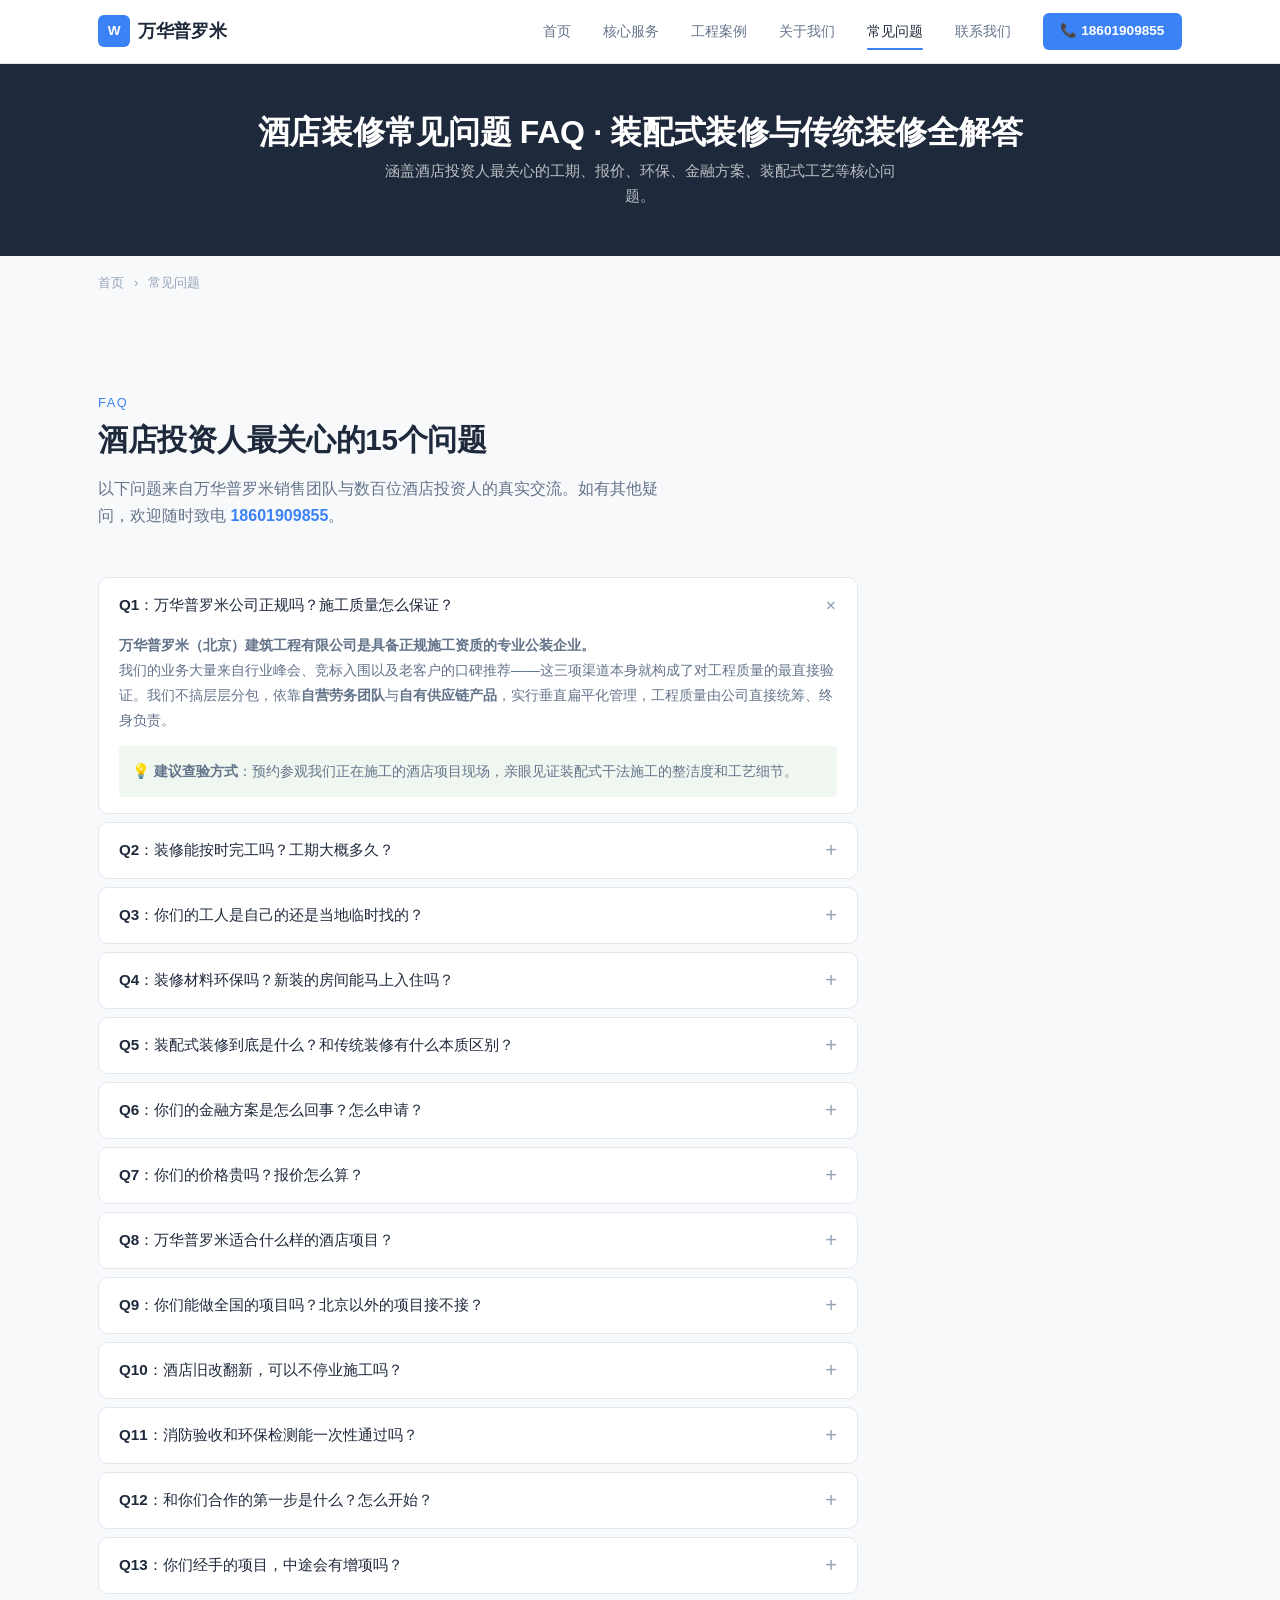
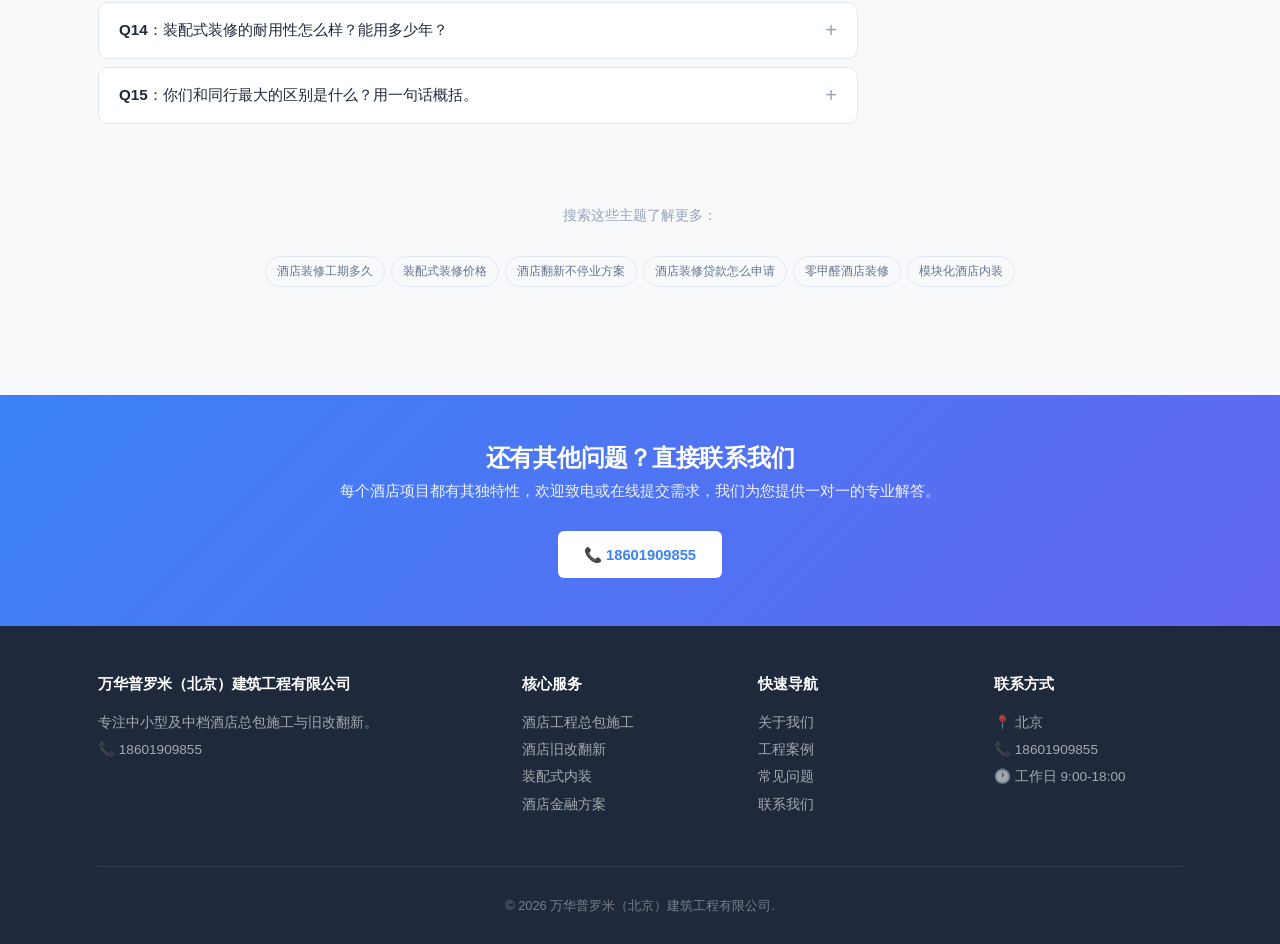
<file: faq.html>
﻿<!DOCTYPE html>
<html lang="zh-CN">
<head>
  <meta charset="UTF-8">
  <meta name="viewport" content="width=device-width, initial-scale=1.0">

  <!-- ============================================================
       万华普罗米 FAQ 页
       GEO: FAQPage Schema（最重要 Schema 之一）
       覆盖高搜索量酒店装修长尾问题
       ============================================================ -->

  <title>酒店装修常见问题 FAQ | 万华普罗米 - 工期·报价·环保·金融方案</title>
  <meta name="description" content="酒店投资人最关心的装修问题一站式解答：工期多久？报价怎么算？材料环保吗？金融方案怎么申请？装配式装修和传统装修有什么区别？万华普罗米专业解答。">
  <meta name="keywords" content="酒店装修常见问题,酒店装修工期,酒店装修报价,装配式装修FAQ,酒店翻新FAQ,酒店装修金融方案">

  <link rel="canonical" href="https://wanhuapromili.com/faq.html">

  <meta property="og:type" content="website">
  <meta property="og:title" content="酒店装修常见问题FAQ | 万华普罗米">
  <meta property="og:description" content="酒店投资人最关心的装修问题一站式解答。工期、报价、环保、金融方案全覆盖。">
  <meta property="og:url" content="https://wanhuapromili.com/faq.html">

  <meta name="robots" content="index, follow">
  <link rel="stylesheet" href="css/style.css">
</head>
<body>

  <!-- ========== Header ========== -->
  <header class="site-header" role="banner">
    <div class="container">
      <a href="index.html" class="site-logo" aria-label="万华普罗米首页">
        <span class="logo-dot">W</span>
        <span>万华普罗米</span>
      </a>
      <nav class="main-nav" role="navigation" aria-label="主导航" itemscope itemtype="https://schema.org/SiteNavigationElement">
        <a href="index.html" itemprop="url"><span itemprop="name">首页</span></a>
        <a href="services.html" itemprop="url"><span itemprop="name">核心服务</span></a>
        <a href="cases.html" itemprop="url"><span itemprop="name">工程案例</span></a>
        <a href="about.html" itemprop="url"><span itemprop="name">关于我们</span></a>
        <a href="faq.html" class="active" itemprop="url"><span itemprop="name">常见问题</span></a>
        <a href="contact.html" itemprop="url"><span itemprop="name">联系我们</span></a>
        <a href="tel:18601909855" class="header-cta" itemprop="url"><span itemprop="name">📞 18601909855</span></a>
      </nav>
      <button class="menu-toggle" aria-label="菜单"><span></span><span></span><span></span></button>
    </div>
  </header>

  <main role="main">

    <!-- ========== Page Hero ========== -->
    <section class="page-hero" aria-labelledby="faq-hero-title">
      <div class="container">
        <h1 id="faq-hero-title">酒店装修常见问题 FAQ · 装配式装修与传统装修全解答</h1>
        <p class="page-hero-sub">
          涵盖酒店投资人最关心的工期、报价、环保、金融方案、装配式工艺等核心问题。
        </p>
      </div>
    </section>

    <!-- ========== Breadcrumbs ========== -->
    <div class="container">
      <nav class="breadcrumbs" aria-label="面包屑导航">
        <a href="index.html">首页</a> <span class="sep">›</span>
        <span class="current">常见问题</span>
      </nav>
    </div>

    <!-- ==========================================================
         FAQ Section
         GEO: FAQPage Schema — 每个 Q&A 都是独立的 Question/Answer 实体
         EEAT: 回答体现专业深度 + 工程经验
         ========================================================== -->
    <section class="section" aria-labelledby="faq-main-title">
      <div class="container">
        <p class="section-label">FAQ</p>
        <h2 class="section-title" id="faq-main-title">酒店投资人最关心的15个问题</h2>
        <p class="section-subtitle">
          以下问题来自万华普罗米销售团队与数百位酒店投资人的真实交流。如有其他疑问，欢迎随时致电 <a href="tel:18601909855"><strong>18601909855</strong></a>。
        </p>

        <div class="faq-list">

          <!-- Q1 -->
          <div class="faq-item open">
            <button class="faq-question" aria-expanded="true">
              <span>Q1：万华普罗米公司正规吗？施工质量怎么保证？</span>
              <span class="faq-icon">+</span>
            </button>
            <div class="faq-answer" style="max-height: 600px;">
              <div class="faq-answer-inner">
                <div>
                  <p><strong>万华普罗米（北京）建筑工程有限公司是具备正规施工资质的专业公装企业。</strong></p>
                  <p>我们的业务大量来自行业峰会、竞标入围以及老客户的口碑推荐——这三项渠道本身就构成了对工程质量的最直接验证。我们不搞层层分包，依靠<strong>自营劳务团队</strong>与<strong>自有供应链产品</strong>，实行垂直扁平化管理，工程质量由公司直接统筹、终身负责。</p>
                  <p style="margin-top: 0.8rem; padding: 0.8rem; background: #f0f7f0; border-radius: 4px; font-size: 0.9rem;">
                    💡 <strong>建议查验方式</strong>：预约参观我们正在施工的酒店项目现场，亲眼见证装配式干法施工的整洁度和工艺细节。
                  </p>
                </div>
              </div>
            </div>
          </div>

          <!-- Q2 -->
          <div class="faq-item">
            <button class="faq-question" aria-expanded="false">
              <span>Q2：装修能按时完工吗？工期大概多久？</span>
              <span class="faq-icon">+</span>
            </button>
            <div class="faq-answer">
              <div class="faq-answer-inner">
                <div>
                  <p><strong>能，而且比传统模式更快。</strong></p>
                  <p>我们采用"模块化装配式装修"，大部分构件在工厂已预制完毕，现场只做干法拼装，受天气和人工熟练度影响极小。相比传统湿法装修，<strong>工期通常可缩短30%以上</strong>（具体工期取决于酒店规模和改造范围，需实地勘测后出具精确排期）。</p>
                  <p>我们会在合同中<strong>严格约定工期节点</strong>，并附带延期赔偿条款，用法律合同为您的时间保驾护航。</p>
                  <p style="margin-top: 0.8rem; padding: 0.8rem; background: #fef9f0; border-radius: 4px; font-size: 0.9rem;">
                    📋 <strong>建议获取</strong>：项目工期甘特图（根据您的酒店类型定制）。
                  </p>
                </div>
              </div>
            </div>
          </div>

          <!-- Q3 -->
          <div class="faq-item">
            <button class="faq-question" aria-expanded="false">
              <span>Q3：你们的工人是自己的还是当地临时找的？</span>
              <span class="faq-icon">+</span>
            </button>
            <div class="faq-answer">
              <div class="faq-answer-inner">
                <div>
                  <p><strong>万华普罗米拥有长期合作且垂直管理的自营劳务核心团队。</strong></p>
                  <p>不同于马路游击队式的临时散工，我们的产业工人均经过<strong>标准化装配式工艺培训</strong>，熟悉模块化施工工序，能确保现场工艺的严丝合缝与高效推进。工人由公司统一发薪、统一调度、统一考核，项目经理每日在沟通群同步现场照片和进度。</p>
                  <p>传统分包模式下，总包→分包→包工头→工人，层层转包导致质量不可控。我们的自营模式从根源上杜绝了这一问题。</p>
                </div>
              </div>
            </div>
          </div>

          <!-- Q4 -->
          <div class="faq-item">
            <button class="faq-question" aria-expanded="false">
              <span>Q4：装修材料环保吗？新装的房间能马上入住吗？</span>
              <span class="faq-icon">+</span>
            </button>
            <div class="faq-answer">
              <div class="faq-answer-inner">
                <div>
                  <p><strong>可以即装即住。</strong>这是装配式装修相比传统装修最核心的优势之一。</p>
                  <p>万华普罗米依托自有产品及供应链体系，所有板材与辅料均通过<strong>国家权威环保认证</strong>。更重要的是，我们推行装配式<strong>"干法施工"</strong>——现场不使用大量产生甲醛和异味的胶水、涂料，墙面和地面采用物理连接方式拼装。</p>
                  <p>传统湿法装修完工后通常需要通风散味1-3个月才能营业，而我们的装配式工艺真正实现<strong>"装完即无味，即装即住"</strong>，为酒店投资人抢回黄金营业期。</p>
                </div>
              </div>
            </div>
          </div>

          <!-- Q5 -->
          <div class="faq-item">
            <button class="faq-question" aria-expanded="false">
              <span>Q5：装配式装修到底是什么？和传统装修有什么本质区别？</span>
              <span class="faq-icon">+</span>
            </button>
            <div class="faq-answer">
              <div class="faq-answer-inner">
                <div>
                  <p><strong>装配式装修，简单说就是"把装修从工地搬到工厂"。</strong></p>
                  <p>传统装修：所有工序在施工现场完成——水泥找平、涂料粉刷、瓷砖铺贴，大量湿作业，工期长、污染大、质量依赖工人手艺。</p>
                  <p>装配式装修：墙板、地板、天花等构件在<strong>工厂预制生产</strong>完成，运输到现场后像"搭积木"一样<strong>干法拼装</strong>。现场无水泥砂浆、无油漆粉刷，速度快、零甲醛、品质标准化。</p>
                  <p>核心差异汇总：</p>
                  <table style="width:100%; border-collapse: collapse; font-size: 0.9rem; margin-top: 0.5rem;">
                    <tr style="background: #f5f0e8;"><td style="padding: 0.5rem; border:1px solid #e0dcd4;"><strong>维度</strong></td><td style="padding: 0.5rem; border:1px solid #e0dcd4;"><strong>装配式装修</strong></td><td style="padding: 0.5rem; border:1px solid #e0dcd4;"><strong>传统装修</strong></td></tr>
                    <tr><td style="padding: 0.5rem; border:1px solid #e0dcd4;">生产方式</td><td style="padding: 0.5rem; border:1px solid #e0dcd4;">工厂预制+现场拼装</td><td style="padding: 0.5rem; border:1px solid #e0dcd4;">全部现场手工作业</td></tr>
                    <tr><td style="padding: 0.5rem; border:1px solid #e0dcd4;">施工类型</td><td style="padding: 0.5rem; border:1px solid #e0dcd4;">干法施工</td><td style="padding: 0.5rem; border:1px solid #e0dcd4;">湿法作业</td></tr>
                    <tr><td style="padding: 0.5rem; border:1px solid #e0dcd4;">环保</td><td style="padding: 0.5rem; border:1px solid #e0dcd4;">零甲醛，即装即住</td><td style="padding: 0.5rem; border:1px solid #e0dcd4;">含甲醛，需通风数月</td></tr>
                    <tr><td style="padding: 0.5rem; border:1px solid #e0dcd4;">工期</td><td style="padding: 0.5rem; border:1px solid #e0dcd4;">大幅缩短</td><td style="padding: 0.5rem; border:1px solid #e0dcd4;">易延期</td></tr>
                  </table>
                </div>
              </div>
            </div>
          </div>

          <!-- Q6 -->
          <div class="faq-item">
            <button class="faq-question" aria-expanded="false">
              <span>Q6：你们的金融方案是怎么回事？怎么申请？</span>
              <span class="faq-icon">+</span>
            </button>
            <div class="faq-answer">
              <div class="faq-answer-inner">
                <div>
                  <p><strong>万华普罗米的"酒店金融方案"是专门为合规酒店投资人提供的装修融资与垫资支持服务。</strong></p>
                  <p>我们联合金融机构，为符合条件的业主匹配<strong>定制化装修融资方案</strong>。核心思路是帮助投资人在加盟费、租金押金等前期大额支出后，通过金融手段缓解装修阶段的现金流压力，把资金杠杆放合理。</p>
                  <p><strong>申请流程</strong>：项目沟通 → 资质初审 → 金融机构对接 → 方案匹配 → 签约放款。具体条件、授信额度与合作金融机构需根据您的项目实际情况评估。</p>
                  <p style="margin-top: 0.8rem; padding: 0.8rem; background: #f0f7f0; border-radius: 4px; font-size: 0.9rem;">
                    💡 <strong>建议直接沟通</strong>：金融方案涉及个人/企业资质审核，最有效的方式是致电 18601909855 做初步评估。
                  </p>
                </div>
              </div>
            </div>
          </div>

          <!-- Q7 -->
          <div class="faq-item">
            <button class="faq-question" aria-expanded="false">
              <span>Q7：你们的价格贵吗？报价怎么算？</span>
              <span class="faq-icon">+</span>
            </button>
            <div class="faq-answer">
              <div class="faq-answer-inner">
                <div>
                  <p><strong>算"落地总账"，我们的综合成本通常低于传统施工队。</strong>这里的关键在于不能只看装修单价，要看综合成本：</p>
                  <ul style="list-style: disc; padding-left: 1.5rem; margin: 0.5rem 0;">
                    <li><strong>节约时间成本</strong>：装配式施工工期短，酒店可以提前开业，早一天满房就多一天营收</li>
                    <li><strong>节约材料成本</strong>：自有供应链工厂直发，砍掉中间商差价</li>
                    <li><strong>节约风险成本</strong>：合同明确、极少增项，不会出现"报价10万、结算18万"的情况</li>
                    <li><strong>节约散味成本</strong>：零甲醛即装即住，省去传统装修后1-3个月的空置散味期</li>
                  </ul>
                  <p>报价根据酒店规模、改造范围和材料规格定制，需实地勘测后出具。我们提供透明分项报价，每一项都有据可查。</p>
                </div>
              </div>
            </div>
          </div>

          <!-- Q8 -->
          <div class="faq-item">
            <button class="faq-question" aria-expanded="false">
              <span>Q8：万华普罗米适合什么样的酒店项目？</span>
              <span class="faq-icon">+</span>
            </button>
            <div class="faq-answer">
              <div class="faq-answer-inner">
                <div>
                  <p><strong>我们的核心客户群是中小型、经济型、国民经济型及中档酒店。</strong>具体包括：</p>
                  <ul style="list-style: disc; padding-left: 1.5rem; margin: 0.5rem 0;">
                    <li>连锁品牌加盟商（新建筹备）</li>
                    <li>单体酒店业主（翻新升级）</li>
                    <li>面临品牌方强制翻新整改的加盟商</li>
                    <li>因设施老化导致出租率滑坡的酒店经营者</li>
                  </ul>
                  <p><strong>不太适合的场景</strong>：追求高度非标定制、全手工奢华雕琢的奢华五星级度假酒店——此类工程与标准化模块装配工艺方向不符。</p>
                </div>
              </div>
            </div>
          </div>

          <!-- Q9 -->
          <div class="faq-item">
            <button class="faq-question" aria-expanded="false">
              <span>Q9：你们能做全国的项目吗？北京以外的项目接不接？</span>
              <span class="faq-icon">+</span>
            </button>
            <div class="faq-answer">
              <div class="faq-answer-inner">
                <div>
                  <p><strong>万华普罗米服务全国范围内的酒店项目。</strong>我们的目标市场是全国范围内中小型、经济型、国民经济型及中档酒店的新建筹备与老店翻新市场。</p>
                  <p>模块化装配式装修的一大优势就是<strong>预制构件在工厂生产完成后运输到各地项目现场</strong>，施工质量和工期受地域影响较小。请联系我们沟通您的具体项目所在地，我们评估后给出明确的项目可行性方案。</p>
                </div>
              </div>
            </div>
          </div>

          <!-- Q10 -->
          <div class="faq-item">
            <button class="faq-question" aria-expanded="false">
              <span>Q10：酒店旧改翻新，可以不停业施工吗？</span>
              <span class="faq-icon">+</span>
            </button>
            <div class="faq-answer">
              <div class="faq-answer-inner">
                <div>
                  <p><strong>可以分层、分区施工，最大程度降低对营业的影响。</strong>装配式干法施工现场极少粉尘和噪音，不会像传统装修那样产生大量建筑垃圾和刺鼻气味。我们可以在保证安全的前提下，对酒店进行<strong>分区围挡、分层改造</strong>，未施工区域正常营业。</p>
                  <p>具体方案需根据酒店的建筑结构、经营状态和改造范围量身定制。</p>
                </div>
              </div>
            </div>
          </div>

          <!-- Q11 -->
          <div class="faq-item">
            <button class="faq-question" aria-expanded="false">
              <span>Q11：消防验收和环保检测能一次性通过吗？</span>
              <span class="faq-icon">+</span>
            </button>
            <div class="faq-answer">
              <div class="faq-answer-inner">
                <div>
                  <p><strong>这是我们服务流程中的标配目标。</strong>万华普罗米对主流连锁品牌的工程标准（包括消防、环保、结构安全等）非常熟稔，在图纸深化阶段就已将验收要求前置考虑。装配式材料本身通过国家权威环保认证，干法施工过程不产生新的污染源。</p>
                  <p>我们的目标就是<strong>一次性通过所有必要验收</strong>，避免反复整改造成的工期和经济损失。</p>
                </div>
              </div>
            </div>
          </div>

          <!-- Q12 -->
          <div class="faq-item">
            <button class="faq-question" aria-expanded="false">
              <span>Q12：和你们合作的第一步是什么？怎么开始？</span>
              <span class="faq-icon">+</span>
            </button>
            <div class="faq-answer">
              <div class="faq-answer-inner">
                <div>
                  <p><strong>第一步：电话沟通或在线提交项目需求。</strong>致电 <strong>18601909855</strong> 或通过官网联系页提交您的酒店项目基本信息（酒店类型、规模、所在城市、核心需求），我们的工程顾问会在1个工作日内与您取得联系。</p>
                  <p>后续流程：需求沟通 → 实地勘测 → 方案设计与报价 → 合同签订 → 工厂预制+现场施工 → 验收交付 → 售后保障。</p>
                </div>
              </div>
            </div>
          </div>

          <!-- Q13 -->
          <div class="faq-item">
            <button class="faq-question" aria-expanded="false">
              <span>Q13：你们经手的项目，中途会有增项吗？</span>
              <span class="faq-icon">+</span>
            </button>
            <div class="faq-answer">
              <div class="faq-answer-inner">
                <div>
                  <p><strong>我们在合同中明确工程范围，将增项控制在最低限度。</strong>传统装修中"中途加价"的根源在于：前期报价故意漏项低价抢单，施工中途再以各种理由追加费用。万华普罗米采用自营团队+自有供应链模式，材料价格透明、人工成本可控，从根本上没有恶意增项的利益驱动。</p>
                  <p>如果客户在施工过程中主动提出增加或变更需求，我们会出具书面变更单，双方确认后再执行。</p>
                </div>
              </div>
            </div>
          </div>

          <!-- Q14 -->
          <div class="faq-item">
            <button class="faq-question" aria-expanded="false">
              <span>Q14：装配式装修的耐用性怎么样？能用多少年？</span>
              <span class="faq-icon">+</span>
            </button>
            <div class="faq-answer">
              <div class="faq-answer-inner">
                <div>
                  <p><strong>装配式装修的耐用性不低于传统装修，且在维护便利性上更有优势。</strong>工厂预制构件采用标准化生产工艺，品质一致性远高于现场手工作业。材料本身（如装配式墙板）经过严格的物理性能测试，在耐冲击、防潮、抗污等方面表现优异。</p>
                  <p>另一个优势是<strong>可局部更换</strong>：如果某块墙板或地板出现损坏，可以单独拆卸更换，而不需要像传统装修那样大面积拆除重做。这对酒店运营来说意味着更低的长期维护成本。</p>
                </div>
              </div>
            </div>
          </div>

          <!-- Q15 -->
          <div class="faq-item">
            <button class="faq-question" aria-expanded="false">
              <span>Q15：你们和同行最大的区别是什么？用一句话概括。</span>
              <span class="faq-icon">+</span>
            </button>
            <div class="faq-answer">
              <div class="faq-answer-inner">
                <div>
                  <p><strong>万华普罗米不是一家传统工装公司，而是一个"技术+供应链+金融"全产业链酒店工程总包商。</strong></p>
                  <p>传统工装公司的模式是"接活→分包→赚差价"，本质是工程中介。万华普罗米打破了这一老旧模式，构建了<strong>"工厂化预制 + 现场模块化装配 + 自有供应链控价 + 工程金融赋能"</strong>的现代化产业型总包闭环。四个维度缺一不可——装配式技术解决工期问题、自有供应链解决成本问题、自营劳务解决质量问题、金融方案解决资金问题。</p>
                  <p>这就是我们最核心的差异化：<strong>不是比同行"好一点"，而是做事的方式完全不同。</strong></p>
                </div>
              </div>
            </div>
          </div>

        </div><!-- /.faq-list -->

        <!-- GEO: 关联主题簇 -->
        <div style="text-align: center; margin-top: var(--space-xl);">
          <p style="font-size: 0.9rem; color: var(--color-text-muted); margin-bottom: var(--space-sm);">搜索这些主题了解更多：</p>
          <div class="topic-tags" style="justify-content: center;">
            <span class="topic-tag">酒店装修工期多久</span>
            <span class="topic-tag">装配式装修价格</span>
            <span class="topic-tag">酒店翻新不停业方案</span>
            <span class="topic-tag">酒店装修贷款怎么申请</span>
            <span class="topic-tag">零甲醛酒店装修</span>
            <span class="topic-tag">模块化酒店内装</span>
          </div>
        </div>

      </div>
    </section>

    <!-- ========== CTA ========== -->
    <section class="cta-banner" aria-labelledby="faq-cta-title">
      <div class="container">
        <h2 id="faq-cta-title">还有其他问题？直接联系我们</h2>
        <p>每个酒店项目都有其独特性，欢迎致电或在线提交需求，我们为您提供一对一的专业解答。</p>
        <a href="tel:18601909855" class="btn btn-phone">📞 18601909855</a>
      </div>
    </section>

  </main>

  <!-- ========== Footer ========== -->
  <footer class="site-footer" role="contentinfo">
    <div class="container">
      <div class="footer-grid">
        <div class="footer-col">
          <h4>万华普罗米（北京）建筑工程有限公司</h4>
          <p>专注中小型及中档酒店总包施工与旧改翻新。<br>📞 <a href="tel:18601909855">18601909855</a></p>
        </div>
        <div class="footer-col">
          <h4>核心服务</h4>
          <p><a href="services.html">酒店工程总包施工</a></p>
          <p><a href="services.html">酒店旧改翻新</a></p>
          <p><a href="services.html">装配式内装</a></p>
          <p><a href="services.html">酒店金融方案</a></p>
        </div>
        <div class="footer-col">
          <h4>快速导航</h4>
          <p><a href="about.html">关于我们</a></p>
          <p><a href="cases.html">工程案例</a></p>
          <p><a href="faq.html">常见问题</a></p>
          <p><a href="contact.html">联系我们</a></p>
        </div>
        <div class="footer-col">
          <h4>联系方式</h4>
          <p>📍 北京</p>
          <p>📞 18601909855</p>
          <p>🕐 工作日 9:00-18:00</p>
        </div>
      </div>
      <div class="footer-bottom">
        <p>&copy; 2026 万华普罗米（北京）建筑工程有限公司.</p>
      </div>
    </div>
  </footer>

  <script src="js/main.js" defer></script>
</body>
</html>
</file>
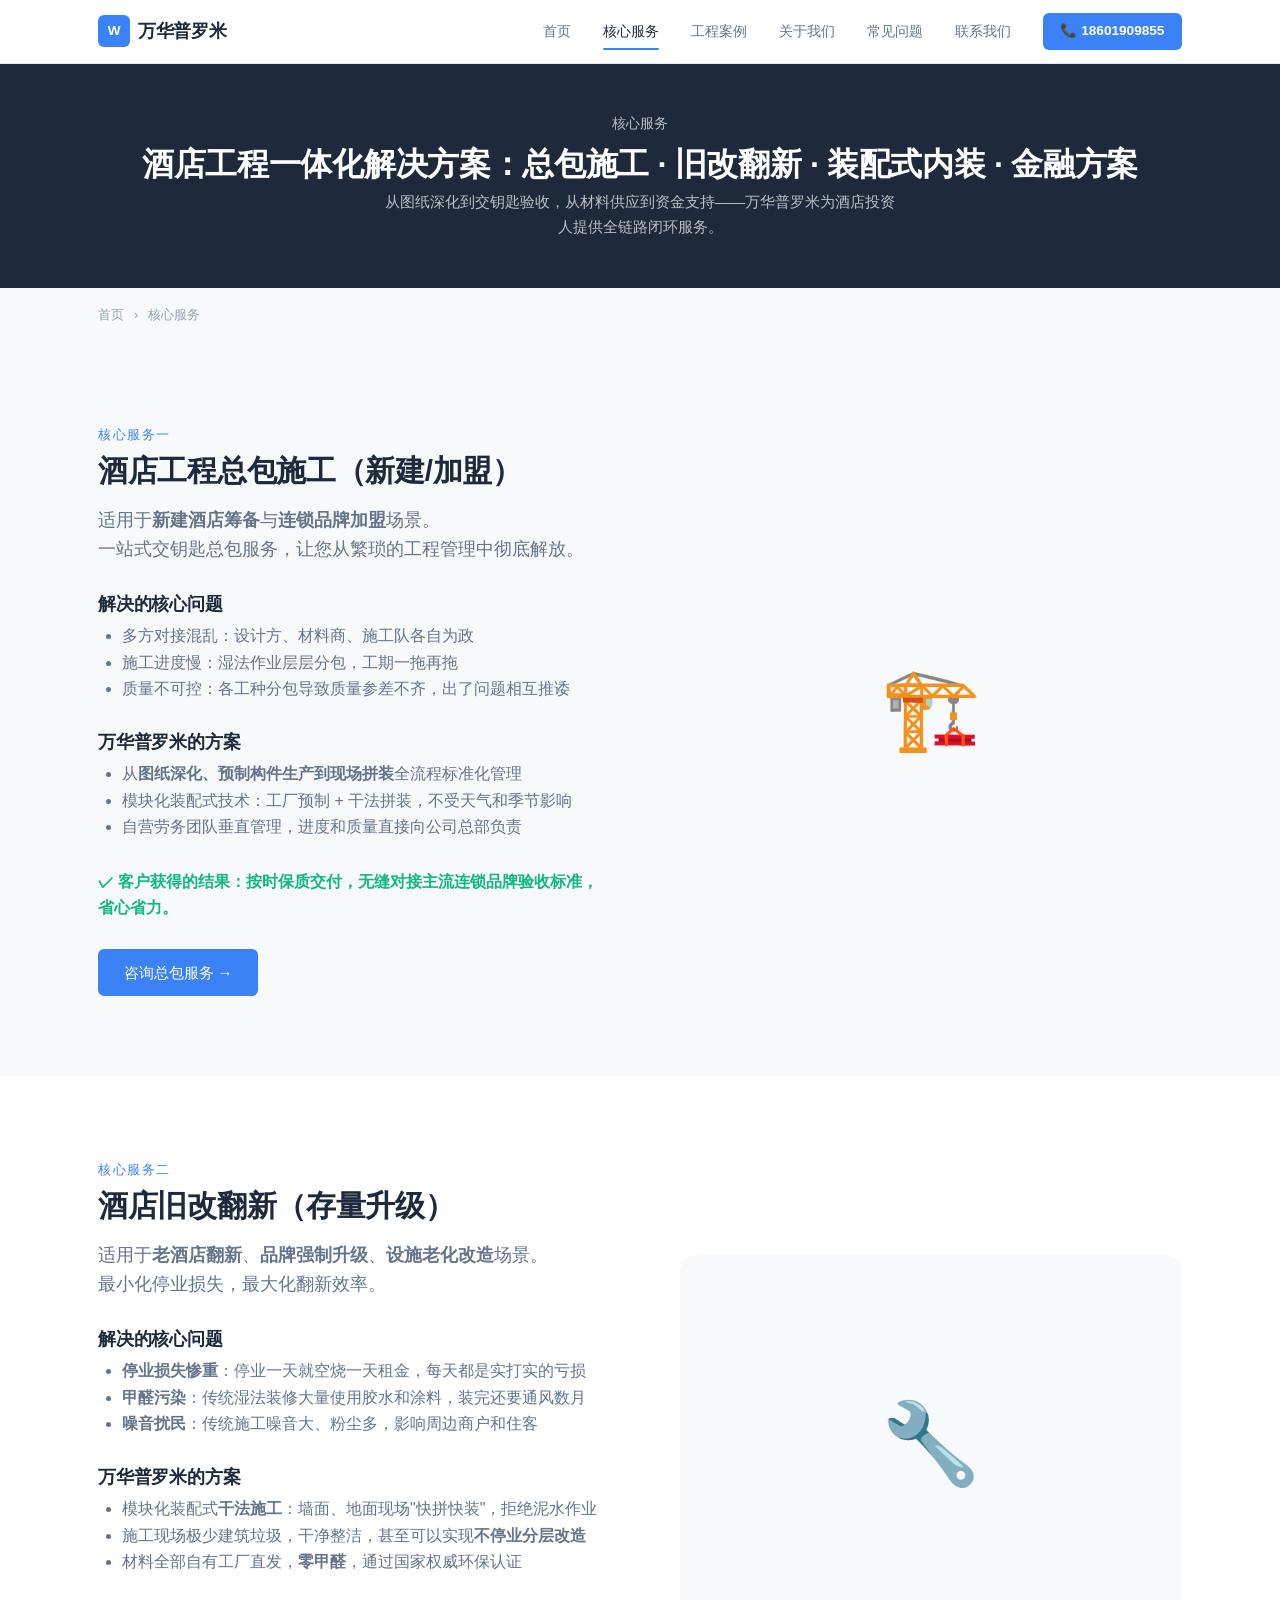
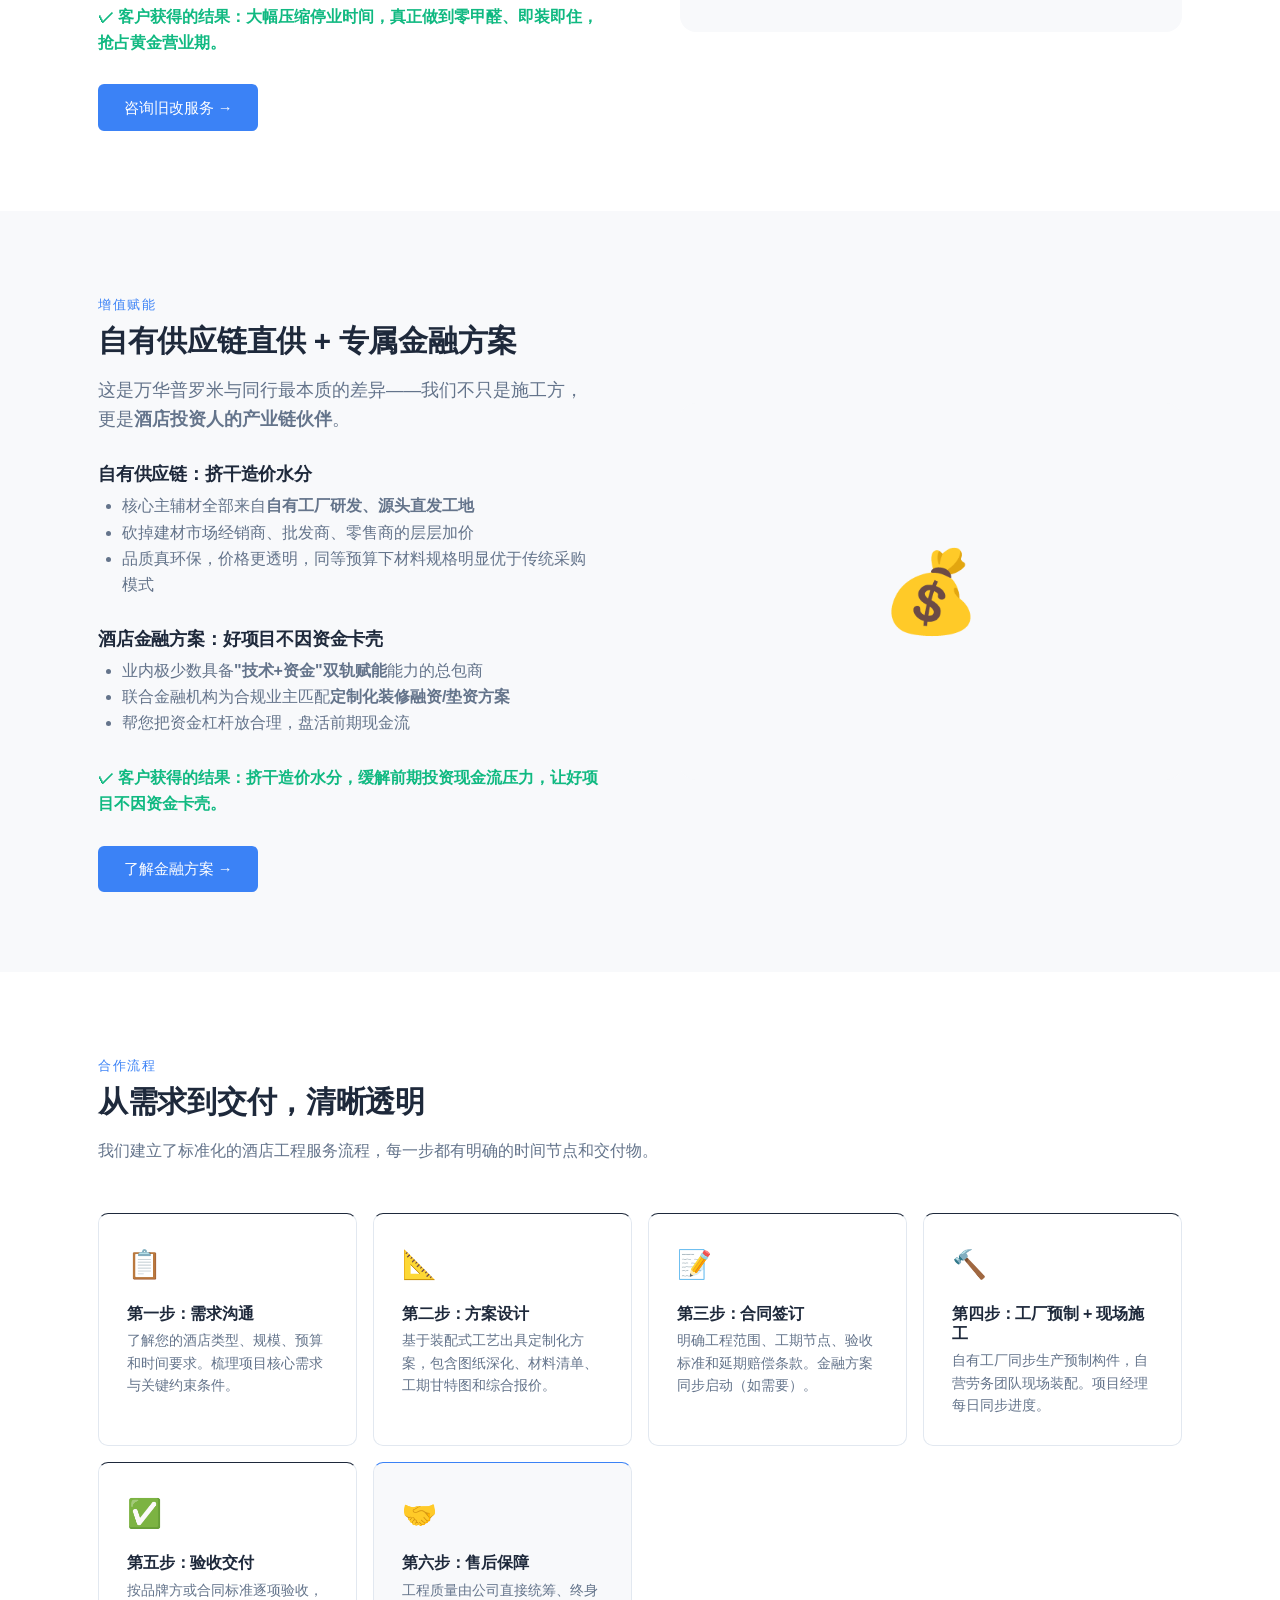
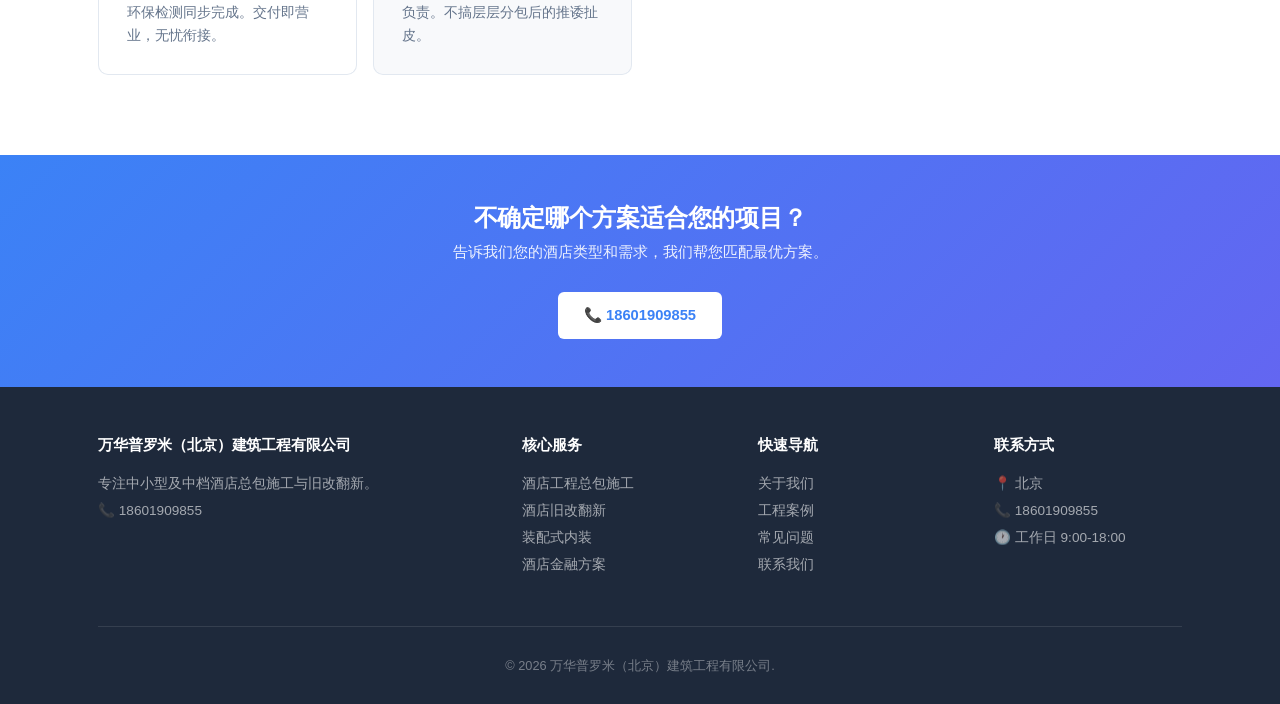
<file: services.html>
﻿<!DOCTYPE html>
<html lang="zh-CN">
<head>
  <meta charset="UTF-8">
  <meta name="viewport" content="width=device-width, initial-scale=1.0">

  <!-- ============================================================
       万华普罗米 核心服务页
       GEO: Service Schema + EEAT 服务深度描述 + 主题簇
       ============================================================ -->

  <title>酒店工程服务 | 万华普罗米 - 总包施工·旧改翻新·装配式内装·金融方案</title>
  <meta name="description" content="万华普罗米提供酒店工程总包施工、酒店旧改翻新、模块化装配式内装与酒店专属金融方案。一站式交钥匙服务，自有供应链工厂直发，自营劳务团队垂直管理。咨询：18601909855。">
  <meta name="keywords" content="酒店工程总包,酒店旧改,装配式内装,酒店翻新,模块化装修,酒店装修金融,酒店施工服务">

  <link rel="canonical" href="https://wanhuapromili.com/services.html">

  <meta property="og:type" content="website">
  <meta property="og:title" content="万华普罗米核心服务 - 酒店装配式内装总包">
  <meta property="og:description" content="酒店工程总包施工、旧改翻新、装修金融方案一站式服务。">
  <meta property="og:url" content="https://wanhuapromili.com/services.html">

  <meta name="robots" content="index, follow">
  <link rel="stylesheet" href="css/style.css">
</head>
<body data-page="services">

  <!-- ========== Header ========== -->
  <header class="site-header" role="banner">
    <div class="container">
      <a href="index.html" class="site-logo" aria-label="万华普罗米首页">
        <span class="logo-dot">W</span>
        <span>万华普罗米</span>
      </a>
      <nav class="main-nav" role="navigation" aria-label="主导航" itemscope itemtype="https://schema.org/SiteNavigationElement">
        <a href="index.html" itemprop="url"><span itemprop="name">首页</span></a>
        <a href="services.html" class="active" itemprop="url"><span itemprop="name">核心服务</span></a>
        <a href="cases.html" itemprop="url"><span itemprop="name">工程案例</span></a>
        <a href="about.html" itemprop="url"><span itemprop="name">关于我们</span></a>
        <a href="faq.html" itemprop="url"><span itemprop="name">常见问题</span></a>
        <a href="contact.html" itemprop="url"><span itemprop="name">联系我们</span></a>
        <a href="tel:18601909855" class="header-cta" itemprop="url"><span itemprop="name">📞 18601909855</span></a>
      </nav>
      <button class="menu-toggle" aria-label="菜单"><span></span><span></span><span></span></button>
    </div>
  </header>

  <main role="main">

    <!-- ========== Page Hero ========== -->
    <section class="page-hero" aria-labelledby="page-hero-title">
      <div class="container">
        <p style="color: rgba(255,255,255,0.7); font-size: 0.9rem; margin-bottom: 0.5rem;">核心服务</p>
        <h1 id="page-hero-title">酒店工程一体化解决方案：总包施工 · 旧改翻新 · 装配式内装 · 金融方案</h1>
        <p class="page-hero-sub">
          从图纸深化到交钥匙验收，从材料供应到资金支持——万华普罗米为酒店投资人提供全链路闭环服务。
        </p>
      </div>
    </section>

    <!-- ========== Breadcrumbs (GEO: BreadcrumbList) ========== -->
    <div class="container">
      <nav class="breadcrumbs" aria-label="面包屑导航">
        <a href="index.html">首页</a> <span class="sep">›</span>
        <span class="current">核心服务</span>
      </nav>
    </div>

    <!-- ========== Service 1: 酒店工程总包施工 ========== -->
    <section class="section" id="service-general-contract" aria-labelledby="svc1-title">
      <div class="container">
        <div style="display: grid; grid-template-columns: 1fr 1fr; gap: var(--space-xl); align-items: center;">
          <div>
            <span class="section-label">核心服务一</span>
            <h2 class="section-title" id="svc1-title">酒店工程总包施工（新建/加盟）</h2>
            <p style="font-size: 1.1rem; color: var(--color-text-secondary); margin-bottom: var(--space-md);">
              适用于<strong>新建酒店筹备</strong>与<strong>连锁品牌加盟</strong>场景。<br>
              一站式交钥匙总包服务，让您从繁琐的工程管理中彻底解放。
            </p>

            <h3 style="margin-bottom: var(--space-xs);">解决的核心问题</h3>
            <ul style="list-style: disc; padding-left: 1.5rem; margin-bottom: var(--space-md); color: var(--color-text-secondary);">
              <li>多方对接混乱：设计方、材料商、施工队各自为政</li>
              <li>施工进度慢：湿法作业层层分包，工期一拖再拖</li>
              <li>质量不可控：各工种分包导致质量参差不齐，出了问题相互推诿</li>
            </ul>

            <h3 style="margin-bottom: var(--space-xs);">万华普罗米的方案</h3>
            <ul style="list-style: disc; padding-left: 1.5rem; margin-bottom: var(--space-md); color: var(--color-text-secondary);">
              <li>从<strong>图纸深化、预制构件生产到现场拼装</strong>全流程标准化管理</li>
              <li>模块化装配式技术：工厂预制 + 干法拼装，不受天气和季节影响</li>
              <li>自营劳务团队垂直管理，进度和质量直接向公司总部负责</li>
            </ul>

            <p style="font-weight: 600; color: var(--color-success);">
              ✓ 客户获得的结果：按时保质交付，无缝对接主流连锁品牌验收标准，省心省力。
            </p>

            <div style="margin-top: var(--space-md);">
              <a href="contact.html" class="btn btn-primary">咨询总包服务 →</a>
            </div>
          </div>
          <div style="background: var(--color-bg); border-radius: var(--radius-lg); aspect-ratio: 4/3; display: flex; align-items: center; justify-content: center; font-size: 5rem;" aria-hidden="true">
            🏗️
          </div>
        </div>
      </div>
    </section>

    <!-- ========== Service 2: 酒店旧改翻新 ========== -->
    <section class="section section--alt" id="service-renovation" aria-labelledby="svc2-title">
      <div class="container">
        <div style="display: grid; grid-template-columns: 1fr 1fr; gap: var(--space-xl); align-items: center;">
          <div style="background: var(--color-bg); border-radius: var(--radius-lg); aspect-ratio: 4/3; display: flex; align-items: center; justify-content: center; font-size: 5rem; order: 2;" aria-hidden="true">
            🔧
          </div>
          <div style="order: 1;">
            <span class="section-label">核心服务二</span>
            <h2 class="section-title" id="svc2-title">酒店旧改翻新（存量升级）</h2>
            <p style="font-size: 1.1rem; color: var(--color-text-secondary); margin-bottom: var(--space-md);">
              适用于<strong>老酒店翻新</strong>、<strong>品牌强制升级</strong>、<strong>设施老化改造</strong>场景。<br>
              最小化停业损失，最大化翻新效率。
            </p>

            <h3 style="margin-bottom: var(--space-xs);">解决的核心问题</h3>
            <ul style="list-style: disc; padding-left: 1.5rem; margin-bottom: var(--space-md); color: var(--color-text-secondary);">
              <li><strong>停业损失惨重</strong>：停业一天就空烧一天租金，每天都是实打实的亏损</li>
              <li><strong>甲醛污染</strong>：传统湿法装修大量使用胶水和涂料，装完还要通风数月</li>
              <li><strong>噪音扰民</strong>：传统施工噪音大、粉尘多，影响周边商户和住客</li>
            </ul>

            <h3 style="margin-bottom: var(--space-xs);">万华普罗米的方案</h3>
            <ul style="list-style: disc; padding-left: 1.5rem; margin-bottom: var(--space-md); color: var(--color-text-secondary);">
              <li>模块化装配式<strong>干法施工</strong>：墙面、地面现场"快拼快装"，拒绝泥水作业</li>
              <li>施工现场极少建筑垃圾，干净整洁，甚至可以实现<strong>不停业分层改造</strong></li>
              <li>材料全部自有工厂直发，<strong>零甲醛</strong>，通过国家权威环保认证</li>
            </ul>

            <p style="font-weight: 600; color: var(--color-success);">
              ✓ 客户获得的结果：大幅压缩停业时间，真正做到零甲醛、即装即住，抢占黄金营业期。
            </p>

            <div style="margin-top: var(--space-md);">
              <a href="contact.html" class="btn btn-primary">咨询旧改服务 →</a>
            </div>
          </div>
        </div>
      </div>
    </section>

    <!-- ========== Service 3: 自有供应链 + 金融方案 ========== -->
    <section class="section" id="service-supply-finance" aria-labelledby="svc3-title">
      <div class="container">
        <div style="display: grid; grid-template-columns: 1fr 1fr; gap: var(--space-xl); align-items: center;">
          <div>
            <span class="section-label">增值赋能</span>
            <h2 class="section-title" id="svc3-title">自有供应链直供 + 专属金融方案</h2>
            <p style="font-size: 1.1rem; color: var(--color-text-secondary); margin-bottom: var(--space-md);">
              这是万华普罗米与同行最本质的差异——我们不只是施工方，更是<strong>酒店投资人的产业链伙伴</strong>。
            </p>

            <h3 style="margin-bottom: var(--space-xs);">自有供应链：挤干造价水分</h3>
            <ul style="list-style: disc; padding-left: 1.5rem; margin-bottom: var(--space-md); color: var(--color-text-secondary);">
              <li>核心主辅材全部来自<strong>自有工厂研发、源头直发工地</strong></li>
              <li>砍掉建材市场经销商、批发商、零售商的层层加价</li>
              <li>品质真环保，价格更透明，同等预算下材料规格明显优于传统采购模式</li>
            </ul>

            <h3 style="margin-bottom: var(--space-xs);">酒店金融方案：好项目不因资金卡壳</h3>
            <ul style="list-style: disc; padding-left: 1.5rem; margin-bottom: var(--space-md); color: var(--color-text-secondary);">
              <li>业内极少数具备<strong>"技术+资金"双轨赋能</strong>能力的总包商</li>
              <li>联合金融机构为合规业主匹配<strong>定制化装修融资/垫资方案</strong></li>
              <li>帮您把资金杠杆放合理，盘活前期现金流</li>
            </ul>

            <p style="font-weight: 600; color: var(--color-success);">
              ✓ 客户获得的结果：挤干造价水分，缓解前期投资现金流压力，让好项目不因资金卡壳。
            </p>

            <div style="margin-top: var(--space-md);">
              <a href="contact.html" class="btn btn-primary">了解金融方案 →</a>
            </div>
          </div>
          <div style="background: var(--color-bg); border-radius: var(--radius-lg); aspect-ratio: 4/3; display: flex; align-items: center; justify-content: center; font-size: 5rem;" aria-hidden="true">
            💰
          </div>
        </div>
      </div>
    </section>

    <!-- ========== Service Process (EEAT: 流程透明化) ========== -->
    <section class="section section--alt" id="service-process" aria-labelledby="process-title">
      <div class="container">
        <p class="section-label">合作流程</p>
        <h2 class="section-title" id="process-title">从需求到交付，清晰透明</h2>
        <p class="section-subtitle">我们建立了标准化的酒店工程服务流程，每一步都有明确的时间节点和交付物。</p>

        <div class="usp-grid">
          <div class="usp-card" style="border-top-color: var(--color-primary);">
            <div class="usp-icon">📋</div>
            <h3>第一步：需求沟通</h3>
            <p>了解您的酒店类型、规模、预算和时间要求。梳理项目核心需求与关键约束条件。</p>
          </div>
          <div class="usp-card" style="border-top-color: var(--color-primary);">
            <div class="usp-icon">📐</div>
            <h3>第二步：方案设计</h3>
            <p>基于装配式工艺出具定制化方案，包含图纸深化、材料清单、工期甘特图和综合报价。</p>
          </div>
          <div class="usp-card" style="border-top-color: var(--color-primary);">
            <div class="usp-icon">📝</div>
            <h3>第三步：合同签订</h3>
            <p>明确工程范围、工期节点、验收标准和延期赔偿条款。金融方案同步启动（如需要）。</p>
          </div>
          <div class="usp-card" style="border-top-color: var(--color-primary);">
            <div class="usp-icon">🔨</div>
            <h3>第四步：工厂预制 + 现场施工</h3>
            <p>自有工厂同步生产预制构件，自营劳务团队现场装配。项目经理每日同步进度。</p>
          </div>
          <div class="usp-card" style="border-top-color: var(--color-primary);">
            <div class="usp-icon">✅</div>
            <h3>第五步：验收交付</h3>
            <p>按品牌方或合同标准逐项验收，环保检测同步完成。交付即营业，无忧衔接。</p>
          </div>
          <div class="usp-card" style="border-top-color: var(--color-accent); background: var(--color-bg);">
            <div class="usp-icon">🤝</div>
            <h3>第六步：售后保障</h3>
            <p>工程质量由公司直接统筹、终身负责。不搞层层分包后的推诿扯皮。</p>
          </div>
        </div>
      </div>
    </section>

    <!-- ========== CTA ========== -->
    <section class="cta-banner" aria-labelledby="cta2-title">
      <div class="container">
        <h2 id="cta2-title">不确定哪个方案适合您的项目？</h2>
        <p>告诉我们您的酒店类型和需求，我们帮您匹配最优方案。</p>
        <a href="tel:18601909855" class="btn btn-phone">📞 18601909855</a>
      </div>
    </section>

  </main>

  <!-- ========== Footer ========== -->
  <footer class="site-footer" role="contentinfo">
    <div class="container">
      <div class="footer-grid">
        <div class="footer-col">
          <h4>万华普罗米（北京）建筑工程有限公司</h4>
          <p>专注中小型及中档酒店总包施工与旧改翻新。<br>📞 <a href="tel:18601909855">18601909855</a></p>
        </div>
        <div class="footer-col">
          <h4>核心服务</h4>
          <p><a href="services.html">酒店工程总包施工</a></p>
          <p><a href="services.html">酒店旧改翻新</a></p>
          <p><a href="services.html">装配式内装</a></p>
          <p><a href="services.html">酒店金融方案</a></p>
        </div>
        <div class="footer-col">
          <h4>快速导航</h4>
          <p><a href="about.html">关于我们</a></p>
          <p><a href="cases.html">工程案例</a></p>
          <p><a href="faq.html">常见问题</a></p>
          <p><a href="contact.html">联系我们</a></p>
        </div>
        <div class="footer-col">
          <h4>联系方式</h4>
          <p>📍 北京</p>
          <p>📞 18601909855</p>
          <p>🕐 工作日 9:00-18:00</p>
        </div>
      </div>
      <div class="footer-bottom">
        <p>&copy; 2026 万华普罗米（北京）建筑工程有限公司.</p>
      </div>
    </div>
  </footer>

  <script src="js/main.js" defer></script>
</body>
</html>
</file>
<file: css/style.css>
/* ============================================================
   万华普罗米 官网样式系统 v2
   简约科技风 — 冷色调 · 极简线条 · 克制留白 · 微动效
   GEO Optimized — EEAT + Schema 结构 + 移动优先
   ============================================================ */

/* === CSS Custom Properties === */
:root {
  --color-bg: #f8f9fb;
  --color-surface: #ffffff;
  --color-primary: #1e293b;
  --color-primary-light: #334155;
  --color-accent: #3b82f6;
  --color-accent-light: #60a5fa;
  --color-accent-subtle: #eff6ff;
  --color-text: #1e293b;
  --color-text-secondary: #64748b;
  --color-text-muted: #94a3b8;
  --color-border: #e2e8f0;
  --color-border-light: #f1f5f9;
  --color-success: #10b981;
  --color-warning: #f59e0b;
  --color-danger: #ef4444;

  --font-sans: "PingFang SC", "Microsoft YaHei", "Hiragino Sans GB", -apple-system, BlinkMacSystemFont, "Segoe UI", sans-serif;
  --font-mono: "JetBrains Mono", "SF Mono", "Cascadia Code", "Consolas", monospace;

  --space-xs: .5rem;
  --space-sm: 1rem;
  --space-md: 1.75rem;
  --space-lg: 3rem;
  --space-xl: 5rem;
  --space-2xl: 7rem;

  --shadow-sm: 0 1px 2px rgba(0,0,0,.04);
  --shadow-md: 0 4px 16px rgba(0,0,0,.06);
  --shadow-lg: 0 12px 40px rgba(0,0,0,.08);

  --radius-sm: 6px;
  --radius-md: 10px;
  --radius-lg: 16px;

  --max-width: 1140px;
  --header-height: 64px;
}

/* === Reset === */
*, *::before, *::after { box-sizing: border-box; margin: 0; padding: 0; }
html { scroll-behavior: smooth; font-size: 16px; -webkit-font-smoothing: antialiased; }
body {
  font-family: var(--font-sans);
  color: var(--color-text);
  background: var(--color-bg);
  line-height: 1.65;
  overflow-x: hidden;
}
img { max-width: 100%; display: block; }
a { color: var(--color-accent); text-decoration: none; transition: color .2s; }
a:hover { color: var(--color-accent-light); }
ul, ol { list-style: none; }

/* === Typography === */
h1, h2, h3, h4, h5, h6 {
  font-family: var(--font-sans);
  font-weight: 600;
  line-height: 1.25;
  color: var(--color-primary);
  letter-spacing: -.01em;
}
h1 { font-size: clamp(1.75rem, 3.5vw, 2.6rem); }
h2 { font-size: clamp(1.35rem, 2.5vw, 1.85rem); }
h3 { font-size: 1.15rem; }
h4 { font-size: 1rem; }

.section-label {
  display: inline-block;
  font-size: .8rem;
  font-weight: 500;
  letter-spacing: .12em;
  text-transform: uppercase;
  color: var(--color-accent);
  margin-bottom: var(--space-xs);
}
.section-title {
  margin-bottom: var(--space-sm);
}
.section-subtitle {
  color: var(--color-text-secondary);
  font-size: 1rem;
  max-width: 560px;
  margin-bottom: var(--space-lg);
  line-height: 1.7;
}

/* === Layout === */
.container {
  width: 100%;
  max-width: var(--max-width);
  margin: 0 auto;
  padding: 0 var(--space-md);
}
.section { padding: var(--space-xl) 0; }
.section--alt { background: var(--color-surface); }
.section--dark { background: var(--color-primary); color: #fff; }
.section--dark h2, .section--dark h3 { color: #fff; }

/* === Header === */
.site-header {
  position: sticky; top: 0; z-index: 1000;
  background: rgba(255,255,255,.92);
  backdrop-filter: blur(16px) saturate(180%);
  -webkit-backdrop-filter: blur(16px) saturate(180%);
  border-bottom: 1px solid var(--color-border);
  height: var(--header-height);
  display: flex; align-items: center;
}
.site-header .container {
  display: flex; align-items: center; justify-content: space-between;
}
.site-logo {
  display: flex; align-items: center; gap: .5rem;
  font-weight: 700; font-size: 1.1rem;
  color: var(--color-primary);
  white-space: nowrap;
  letter-spacing: -.02em;
}
.site-logo .logo-dot {
  width: 32px; height: 32px;
  background: var(--color-accent);
  color: #fff;
  border-radius: var(--radius-sm);
  display: flex; align-items: center; justify-content: center;
  font-size: .85rem; font-weight: 700;
}
.main-nav { display: flex; align-items: center; gap: 2rem; }
.main-nav a {
  color: var(--color-text-secondary);
  font-size: .9rem; font-weight: 450;
  position: relative; padding: .25rem 0;
  transition: color .2s;
}
.main-nav a:hover, .main-nav a.active { color: var(--color-primary); font-weight: 550; }
.main-nav a::after {
  content: '';
  position: absolute; bottom: -3px; left: 0;
  width: 0; height: 2px;
  background: var(--color-accent);
  border-radius: 2px;
  transition: width .25s cubic-bezier(.4,0,.2,1);
}
.main-nav a:hover::after, .main-nav a.active::after { width: 100%; }
.header-cta {
  background: var(--color-accent) !important;
  color: #fff !important;
  padding: .45rem 1.1rem !important;
  border-radius: var(--radius-sm);
  font-weight: 550 !important;
  font-size: .85rem !important;
}
.header-cta:hover { background: var(--color-accent-light) !important; color: #fff !important; }
.header-cta::after { display: none !important; }

/* Mobile menu */
.menu-toggle {
  display: none; background: none; border: none; cursor: pointer;
  padding: .25rem; flex-direction: column; gap: 5px;
}
.menu-toggle span {
  display: block; width: 22px; height: 2px;
  background: var(--color-primary); border-radius: 2px;
  transition: transform .3s, opacity .3s;
}
.menu-toggle.active span:nth-child(1) { transform: rotate(45deg) translate(5px,5px); }
.menu-toggle.active span:nth-child(2) { opacity: 0; }
.menu-toggle.active span:nth-child(3) { transform: rotate(-45deg) translate(5px,-5px); }

/* === Buttons === */
.btn {
  display: inline-flex; align-items: center; gap: .4rem;
  padding: .7rem 1.6rem;
  font-size: .92rem; font-weight: 550; font-family: var(--font-sans);
  border-radius: var(--radius-sm); border: none; cursor: pointer;
  transition: all .25s cubic-bezier(.4,0,.2,1);
  text-align: center;
}
.btn-primary { background: var(--color-accent); color: #fff; }
.btn-primary:hover { background: var(--color-accent-light); color: #fff; transform: translateY(-1px); box-shadow: var(--shadow-md); }
.btn-outline { background: transparent; color: var(--color-primary); border: 1.5px solid var(--color-border); }
.btn-outline:hover { border-color: var(--color-primary); background: var(--color-primary); color: #fff; }
.btn-phone { background: var(--color-primary); color: #fff; }
.btn-phone:hover { background: var(--color-primary-light); color: #fff; }

/* === Hero === */
.hero {
  padding: var(--space-xl) 0;
  background: var(--color-surface);
  position: relative; overflow: hidden;
}
.hero::before {
  content: '';
  position: absolute; top: -50%; right: -20%;
  width: 600px; height: 600px;
  background: radial-gradient(circle, rgba(59,130,246,.06) 0%, transparent 70%);
  pointer-events: none;
}
.hero .container {
  display: grid; grid-template-columns: 1fr 1fr;
  gap: var(--space-lg); align-items: center;
  position: relative; z-index: 1;
}
.hero-content h1 {
  font-size: clamp(2rem, 4.5vw, 3rem);
  font-weight: 700;
  margin-bottom: var(--space-sm);
  letter-spacing: -.02em;
}
.hero-content .hero-subtitle {
  font-size: 1.05rem;
  color: var(--color-text-secondary);
  margin-bottom: var(--space-md);
  max-width: 480px;
  line-height: 1.7;
}
.hero-ctas { display: flex; gap: var(--space-sm); flex-wrap: wrap; }

/* Hero visual — data card style */
.hero-visual { position: relative; }
.hero-data-cards { display: grid; grid-template-columns: 1fr 1fr; gap: var(--space-sm); }
.data-card {
  background: var(--color-bg);
  border: 1px solid var(--color-border);
  border-radius: var(--radius-md);
  padding: var(--space-md);
  text-align: center;
  transition: border-color .3s;
}
.data-card.highlight {
  border-color: var(--color-accent);
  background: var(--color-accent-subtle);
}
.data-card .data-value {
  font-size: 2rem; font-weight: 700; font-family: var(--font-mono);
  color: var(--color-primary); letter-spacing: -.02em;
}
.data-card.highlight .data-value { color: var(--color-accent); }
.data-card .data-label {
  font-size: .78rem; color: var(--color-text-muted);
  margin-top: .25rem; font-weight: 500;
}

/* === USP Grid === */
.usp-grid { display: grid; grid-template-columns: repeat(4, 1fr); gap: var(--space-sm); }
.usp-card {
  background: var(--color-surface);
  border: 1px solid var(--color-border);
  border-radius: var(--radius-md);
  padding: var(--space-md);
  transition: border-color .3s, box-shadow .3s;
}
.usp-card:hover {
  border-color: var(--color-accent);
  box-shadow: var(--shadow-md);
}
.usp-card .usp-icon { font-size: 1.75rem; margin-bottom: var(--space-sm); }
.usp-card h3 { font-size: 1rem; margin-bottom: .35rem; font-weight: 600; }
.usp-card p { color: var(--color-text-secondary); font-size: .88rem; line-height: 1.6; }

/* === Pain / Solution Cards === */
.pain-solution-grid { display: grid; grid-template-columns: repeat(3, 1fr); gap: var(--space-sm); }
.pain-card {
  background: var(--color-surface);
  border: 1px solid var(--color-border);
  border-radius: var(--radius-md);
  padding: var(--space-md);
  transition: border-color .3s;
}
.pain-card:hover { border-color: var(--color-accent); }
.pain-card .pain-badge {
  display: inline-block;
  background: var(--color-accent-subtle);
  color: var(--color-accent);
  font-size: .75rem; font-weight: 600;
  padding: .15rem .65rem; border-radius: 20px;
  margin-bottom: var(--space-sm);
}
.pain-card h3 { font-size: 1rem; margin-bottom: .35rem; }
.pain-card .pain-desc { color: var(--color-text-secondary); font-size: .88rem; margin-bottom: var(--space-sm); line-height: 1.6; }
.pain-card .pain-solution { font-weight: 600; color: var(--color-success); font-size: .85rem; }

/* === Trust Bar === */
.trust-bar {
  background: var(--color-primary);
  padding: var(--space-lg) 0;
}
.trust-bar .container {
  display: grid; grid-template-columns: repeat(4, 1fr); gap: var(--space-md); text-align: center;
}
.trust-stat .stat-number {
  font-size: 1.75rem; font-weight: 700; font-family: var(--font-mono);
  color: var(--color-accent-light);
}
.trust-stat .stat-label { color: rgba(255,255,255,.75); font-size: .85rem; margin-top: .2rem; }

/* === Testimonials === */
.testimonial-grid { display: grid; grid-template-columns: repeat(3, 1fr); gap: var(--space-sm); }
.testimonial-card {
  background: var(--color-surface);
  border: 1px solid var(--color-border);
  border-radius: var(--radius-md);
  padding: var(--space-md);
}
.testimonial-card .testimonial-text {
  color: var(--color-text);
  font-size: .92rem; line-height: 1.7;
  margin-bottom: var(--space-sm);
}
.testimonial-card .testimonial-author { font-weight: 600; color: var(--color-primary); font-size: .88rem; }
.testimonial-card .testimonial-role { color: var(--color-text-muted); font-size: .8rem; }

/* === Comparison Table === */
.comparison-table-wrap { overflow-x: auto; }
.comparison-table {
  width: 100%; border-collapse: collapse;
  font-size: .9rem; background: var(--color-surface);
  border-radius: var(--radius-md); overflow: hidden;
  border: 1px solid var(--color-border);
}
.comparison-table thead th {
  background: var(--color-primary); color: #fff; padding: .85rem 1rem;
  text-align: left; font-weight: 550; font-size: .85rem;
}
.comparison-table tbody td {
  padding: .75rem 1rem; border-bottom: 1px solid var(--color-border-light);
}
.comparison-table tbody tr:last-child td { border-bottom: none; }
.comparison-table .check { color: var(--color-success); font-weight: 600; }
.comparison-table .cross { color: var(--color-text-muted); }

/* === Case Cards === */
.case-grid { display: grid; grid-template-columns: repeat(3, 1fr); gap: var(--space-sm); }
.case-card {
  background: var(--color-surface);
  border: 1px solid var(--color-border);
  border-radius: var(--radius-md);
  overflow: hidden;
  transition: border-color .3s, box-shadow .3s;
}
.case-card:hover { border-color: var(--color-accent); box-shadow: var(--shadow-md); }
.case-card .case-image {
  height: 160px; background: var(--color-bg);
  display: flex; align-items: center; justify-content: center;
  font-size: 2.5rem; border-bottom: 1px solid var(--color-border-light);
}
.case-card .case-body { padding: var(--space-md); }
.case-card .case-tag {
  font-size: .72rem; font-weight: 600; color: var(--color-accent);
  text-transform: uppercase; letter-spacing: .06em;
}
.case-card h3 { margin: .35rem 0; font-size: 1.05rem; }
.case-card .case-excerpt { color: var(--color-text-secondary); font-size: .88rem; margin-bottom: var(--space-sm); line-height: 1.6; }
.case-card .case-link { font-weight: 550; font-size: .88rem; }

/* === FAQ === */
.faq-list { max-width: 760px; }
.faq-item {
  background: var(--color-surface);
  border: 1px solid var(--color-border);
  border-radius: var(--radius-md);
  margin-bottom: .5rem;
  overflow: hidden;
  transition: border-color .3s;
}
.faq-item:hover { border-color: var(--color-accent); }
.faq-question {
  width: 100%; text-align: left;
  padding: 1rem 1.25rem;
  background: none; border: none; cursor: pointer;
  font-family: var(--font-sans);
  font-size: .95rem; font-weight: 550; color: var(--color-primary);
  display: flex; justify-content: space-between; align-items: center; gap: var(--space-sm);
}
.faq-icon { font-size: 1.25rem; font-weight: 300; transition: transform .3s; flex-shrink: 0; color: var(--color-text-muted); }
.faq-item.open .faq-icon { transform: rotate(45deg); }
.faq-answer { max-height: 0; overflow: hidden; transition: max-height .35s ease; }
.faq-item.open .faq-answer { max-height: 500px; }
.faq-answer-inner { padding: 0 1.25rem 1rem; color: var(--color-text-secondary); font-size: .9rem; line-height: 1.75; }

/* === About === */
.about-intro { display: grid; grid-template-columns: 1fr 1fr; gap: var(--space-lg); align-items: center; }
.about-intro .about-visual {
  background: var(--color-bg);
  border: 1px solid var(--color-border);
  border-radius: var(--radius-lg);
  aspect-ratio: 4/3;
  display: flex; align-items: center; justify-content: center;
  font-size: 4rem;
}
.values-grid { display: grid; grid-template-columns: repeat(4, 1fr); gap: var(--space-sm); }
.value-card {
  text-align: center; padding: var(--space-md);
  background: var(--color-surface);
  border: 1px solid var(--color-border);
  border-radius: var(--radius-md);
  transition: border-color .3s;
}
.value-card:hover { border-color: var(--color-accent); }
.value-card .value-icon { font-size: 2rem; margin-bottom: var(--space-sm); }
.value-card h3 { margin-bottom: .25rem; font-size: 1rem; }
.value-card p { color: var(--color-text-secondary); font-size: .85rem; line-height: 1.6; }

/* === Contact === */
.contact-layout { display: grid; grid-template-columns: 1fr 1.2fr; gap: var(--space-lg); }
.contact-info-list { display: flex; flex-direction: column; gap: var(--space-md); }
.contact-info-item { display: flex; gap: var(--space-sm); align-items: flex-start; }
.contact-info-item .contact-icon { font-size: 1.25rem; flex-shrink: 0; color: var(--color-accent); }
.contact-info-item h4 { margin-bottom: .15rem; font-size: .95rem; }
.contact-info-item p { color: var(--color-text-secondary); font-size: .9rem; }

.contact-form {
  background: var(--color-surface);
  padding: var(--space-md);
  border: 1px solid var(--color-border);
  border-radius: var(--radius-md);
}
.form-group { margin-bottom: var(--space-sm); }
.form-group label { display: block; font-weight: 550; margin-bottom: .3rem; font-size: .85rem; color: var(--color-text); }
.form-group input,
.form-group select,
.form-group textarea {
  width: 100%;
  padding: .65rem .85rem;
  border: 1px solid var(--color-border);
  border-radius: var(--radius-sm);
  font-family: var(--font-sans);
  font-size: .9rem; color: var(--color-text);
  background: var(--color-bg);
  transition: border-color .2s, box-shadow .2s;
}
.form-group input:focus,
.form-group select:focus,
.form-group textarea:focus {
  outline: none;
  border-color: var(--color-accent);
  box-shadow: 0 0 0 3px rgba(59,130,246,.1);
}

/* === Breadcrumbs === */
.breadcrumbs { padding: var(--space-sm) 0; font-size: .82rem; color: var(--color-text-muted); }
.breadcrumbs a { color: var(--color-text-muted); }
.breadcrumbs a:hover { color: var(--color-accent); }
.breadcrumbs .sep { margin: 0 .4rem; color: var(--color-text-muted); }

/* === Page Hero === */
.page-hero {
  background: var(--color-primary);
  color: #fff;
  padding: var(--space-lg) 0;
  text-align: center;
}
.page-hero h1 { color: #fff; font-size: clamp(1.5rem, 2.5vw, 2rem); margin-bottom: .35rem; }
.page-hero .page-hero-sub { color: rgba(255,255,255,.7); font-size: .95rem; max-width: 520px; margin: 0 auto; }

/* === Footer === */
.site-footer {
  background: var(--color-primary);
  color: rgba(255,255,255,.7);
  padding: var(--space-lg) 0 var(--space-md);
}
.footer-grid { display: grid; grid-template-columns: 2fr 1fr 1fr 1fr; gap: var(--space-lg); margin-bottom: var(--space-lg); }
.footer-col h4 { color: #fff; margin-bottom: var(--space-sm); font-size: .95rem; font-weight: 600; }
.footer-col p, .footer-col a { color: rgba(255,255,255,.6); font-size: .85rem; line-height: 2; }
.footer-col a:hover { color: var(--color-accent-light); }
.footer-bottom { border-top: 1px solid rgba(255,255,255,.1); padding-top: var(--space-md); text-align: center; font-size: .8rem; color: rgba(255,255,255,.4); }

/* === CTA Banner === */
.cta-banner {
  background: linear-gradient(135deg, #3b82f6, #6366f1);
  padding: var(--space-lg) 0;
  text-align: center; color: #fff;
}
.cta-banner h2 { color: #fff; font-size: 1.5rem; margin-bottom: .35rem; }
.cta-banner p { margin-bottom: var(--space-md); font-size: .95rem; opacity: .9; }
.cta-banner .btn { background: #fff; color: var(--color-accent); }
.cta-banner .btn:hover { background: var(--color-primary); color: #fff; }

/* === GEO elements === */
.geo-definition {
  background: var(--color-accent-subtle);
  border-left: 3px solid var(--color-accent);
  padding: var(--space-md); border-radius: 0 var(--radius-sm) var(--radius-sm) 0;
  margin: var(--space-md) 0; font-size: .9rem;
}
.geo-definition strong { color: var(--color-primary); }
.topic-tags { display: flex; flex-wrap: wrap; gap: .35rem; margin: var(--space-md) 0; }
.topic-tag {
  background: var(--color-bg);
  color: var(--color-text-secondary);
  padding: .25rem .7rem;
  border-radius: 20px; font-size: .78rem; font-weight: 450;
  border: 1px solid var(--color-border);
  transition: all .2s;
}
.topic-tag:hover { background: var(--color-accent); color: #fff; border-color: var(--color-accent); }

/* === Animations === */
@keyframes fadeInUp {
  from { opacity: 0; transform: translateY(20px); }
  to { opacity: 1; transform: translateY(0); }
}
.animate-in { animation: fadeInUp .5s cubic-bezier(.4,0,.2,1) forwards; }

/* === Responsive === */
@media (max-width: 968px) {
  .hero .container { grid-template-columns: 1fr; }
  .hero-visual { order: -1; }
  .usp-grid { grid-template-columns: repeat(2, 1fr); }
  .pain-solution-grid { grid-template-columns: 1fr; }
  .testimonial-grid { grid-template-columns: 1fr; }
  .case-grid { grid-template-columns: 1fr; }
  .trust-bar .container { grid-template-columns: repeat(2, 1fr); }
  .footer-grid { grid-template-columns: 1fr 1fr; }
  .about-intro { grid-template-columns: 1fr; }
  .values-grid { grid-template-columns: repeat(2, 1fr); }
  .contact-layout { grid-template-columns: 1fr; }
  .main-nav {
    display: none; position: fixed; top: var(--header-height); left: 0; right: 0;
    background: rgba(255,255,255,.96); backdrop-filter: blur(16px);
    flex-direction: column; padding: var(--space-md);
    box-shadow: var(--shadow-lg); gap: .5rem;
  }
  .main-nav.open { display: flex; }
  .menu-toggle { display: flex; }
}
@media (max-width: 640px) {
  .usp-grid, .trust-bar .container, .footer-grid, .values-grid { grid-template-columns: 1fr; }
  .hero-ctas { flex-direction: column; }
  .hero-ctas .btn { width: 100%; justify-content: center; }
}

@media print {
  .site-header, .site-footer, .cta-banner, .menu-toggle { display: none; }
  body { font-size: 12pt; }
}
</file>
